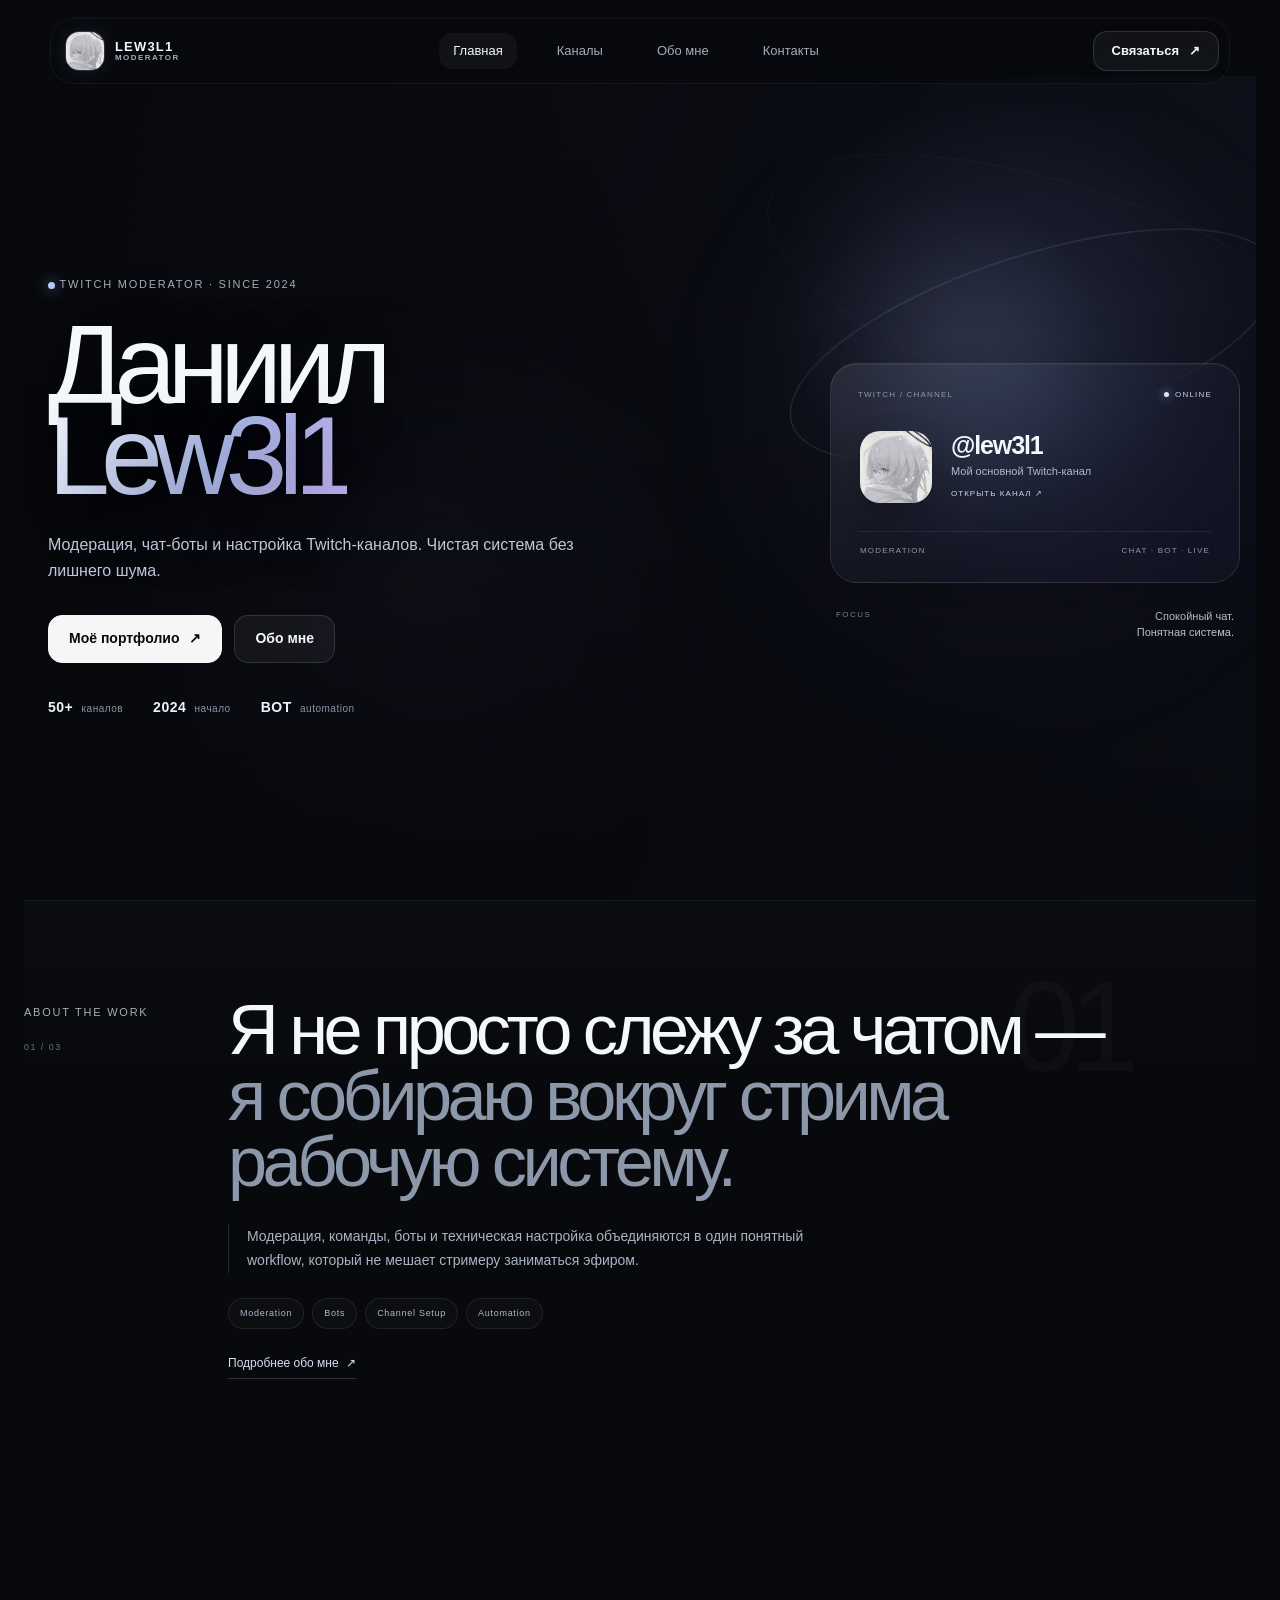
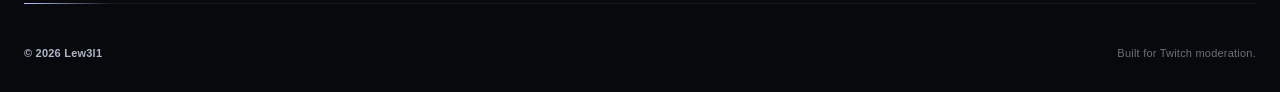
<file: index.html>
<!doctype html>
<html lang="ru">
<head>
<meta charset="utf-8"><meta name="viewport" content="width=device-width,initial-scale=1"><meta name="theme-color" content="#08090d"><meta name="description" content="Lew3l1 — Twitch-модератор, работа с чатами, ботами и настройкой каналов."><link rel="icon" type="image/jpeg" href="assets/about/profile-art.jpg"><link rel="apple-touch-icon" href="assets/about/profile-art.jpg"><title>Lew3l1 — Stream Moderator</title>
<link rel="stylesheet" href="css/variables.css"><link rel="stylesheet" href="css/base.css"><link rel="stylesheet" href="css/components.css"><link rel="stylesheet" href="css/pages.css"><link rel="stylesheet" href="css/responsive.css"><link rel="stylesheet" href="css/loader.css"><link rel="stylesheet" href="css/home.css">
</head>
<body class="site-shell home-page">
<div class="page-loader" id="pageLoader" role="status" aria-live="polite" aria-label="Загрузка страницы"><div class="loader-inner"><img class="loader-art" src="assets/loader.svg" alt="Lew3l1"><div class="loader-wordmark">LEW3L1</div><div class="loader-status">initializing portfolio</div><div class="loader-progress" aria-hidden="true"><span></span></div></div></div>
<header class="site-header floating-header" data-site-header><a class="brand brand-avatar" href="index.html" aria-label="Lew3l1 — главная"><span class="brand-avatar-wrap"><img src="assets/about/profile-art.jpg" alt="Lew3l1"></span><span class="brand-copy"><strong>LEW3L1</strong><small>MODERATOR</small></span></a><nav class="nav" aria-label="Основная навигация"><a class="nav-link is-active" href="index.html" aria-current="page">Главная</a><a class="nav-link" href="channels.html">Каналы</a><a class="nav-link" href="about.html">Обо мне</a><a class="nav-link" href="contact.html">Контакты</a></nav><a class="button button-small button-glass header-contact" href="contact.html">Связаться <span aria-hidden="true">↗</span></a></header>
<main>
<section class="home-hero page-container" data-reveal>
  <div class="home-visual" aria-hidden="true"><div class="home-glow"></div><div class="home-orbit home-orbit-a"></div><div class="home-orbit home-orbit-b"></div><div class="home-grid"></div></div>
  <div class="home-copy">
    <p class="eyebrow"><span class="status-dot"></span> Twitch moderator · since 2024</p>
    <h1>Даниил<br><span>Lew3l1</span></h1>
    <p class="home-lead">Модерация, чат-боты и настройка Twitch-каналов. Чистая система без лишнего шума.</p>
    <div class="hero-actions"><a class="button button-solid" href="channels.html">Моё портфолио <span aria-hidden="true">↗</span></a><a class="button button-glass" href="about.html">Обо мне</a></div>
    <div class="home-meta"><span><strong>50+</strong> каналов</span><span><strong>2024</strong> начало</span><span><strong>BOT</strong> automation</span></div>
  </div>
  <div class="home-side" data-parallax="0.08">
    <a class="twitch-mini-card" href="https://www.twitch.tv/lew3l1" target="_blank" rel="noreferrer" aria-label="Открыть Twitch-канал Lew3l1">
      <div class="twitch-mini-top"><span>TWITCH / CHANNEL</span><span class="twitch-live"><i></i> ONLINE</span></div>
      <div class="twitch-mini-main"><div class="twitch-mini-avatar"><img src="assets/about/profile-art.jpg" alt="Lew3l1"></div><div class="twitch-mini-copy"><strong>@lew3l1</strong><span>Мой основной Twitch-канал</span><small>Открыть канал ↗</small></div></div>
      <div class="twitch-mini-footer"><span>MODERATION</span><span>CHAT · BOT · LIVE</span></div>
    </a>
    <div class="home-side-note"><span>FOCUS</span><strong>Спокойный чат.<br>Понятная система.</strong></div>
  </div>
  <div class="home-scroll-note" aria-hidden="true">SCROLL <span></span></div>
</section>

<section class="home-intro page-container" data-reveal>
  <div class="home-intro-label"><p class="eyebrow">ABOUT THE WORK</p><span>01 / 03</span></div>
  <div class="home-intro-content">
    <h2>Я не просто слежу за чатом — <span>я собираю вокруг стрима рабочую систему.</span></h2>
    <p>Модерация, команды, боты и техническая настройка объединяются в один понятный workflow, который не мешает стримеру заниматься эфиром.</p>
    <div class="home-intro-tags"><span>Moderation</span><span>Bots</span><span>Channel Setup</span><span>Automation</span></div>
    <a class="text-link" href="about.html">Подробнее обо мне <span aria-hidden="true">↗</span></a>
  </div>
</section>
</main>
<button class="back-to-top" type="button" data-back-to-top aria-label="Вернуться наверх"><span>↑</span></button>
<footer class="site-footer page-container"><span>© 2026 Lew3l1</span><span>Built for Twitch moderation.</span></footer><script src="js/loader.js" defer></script><script src="js/app.js" defer></script>
</body></html>
</file>
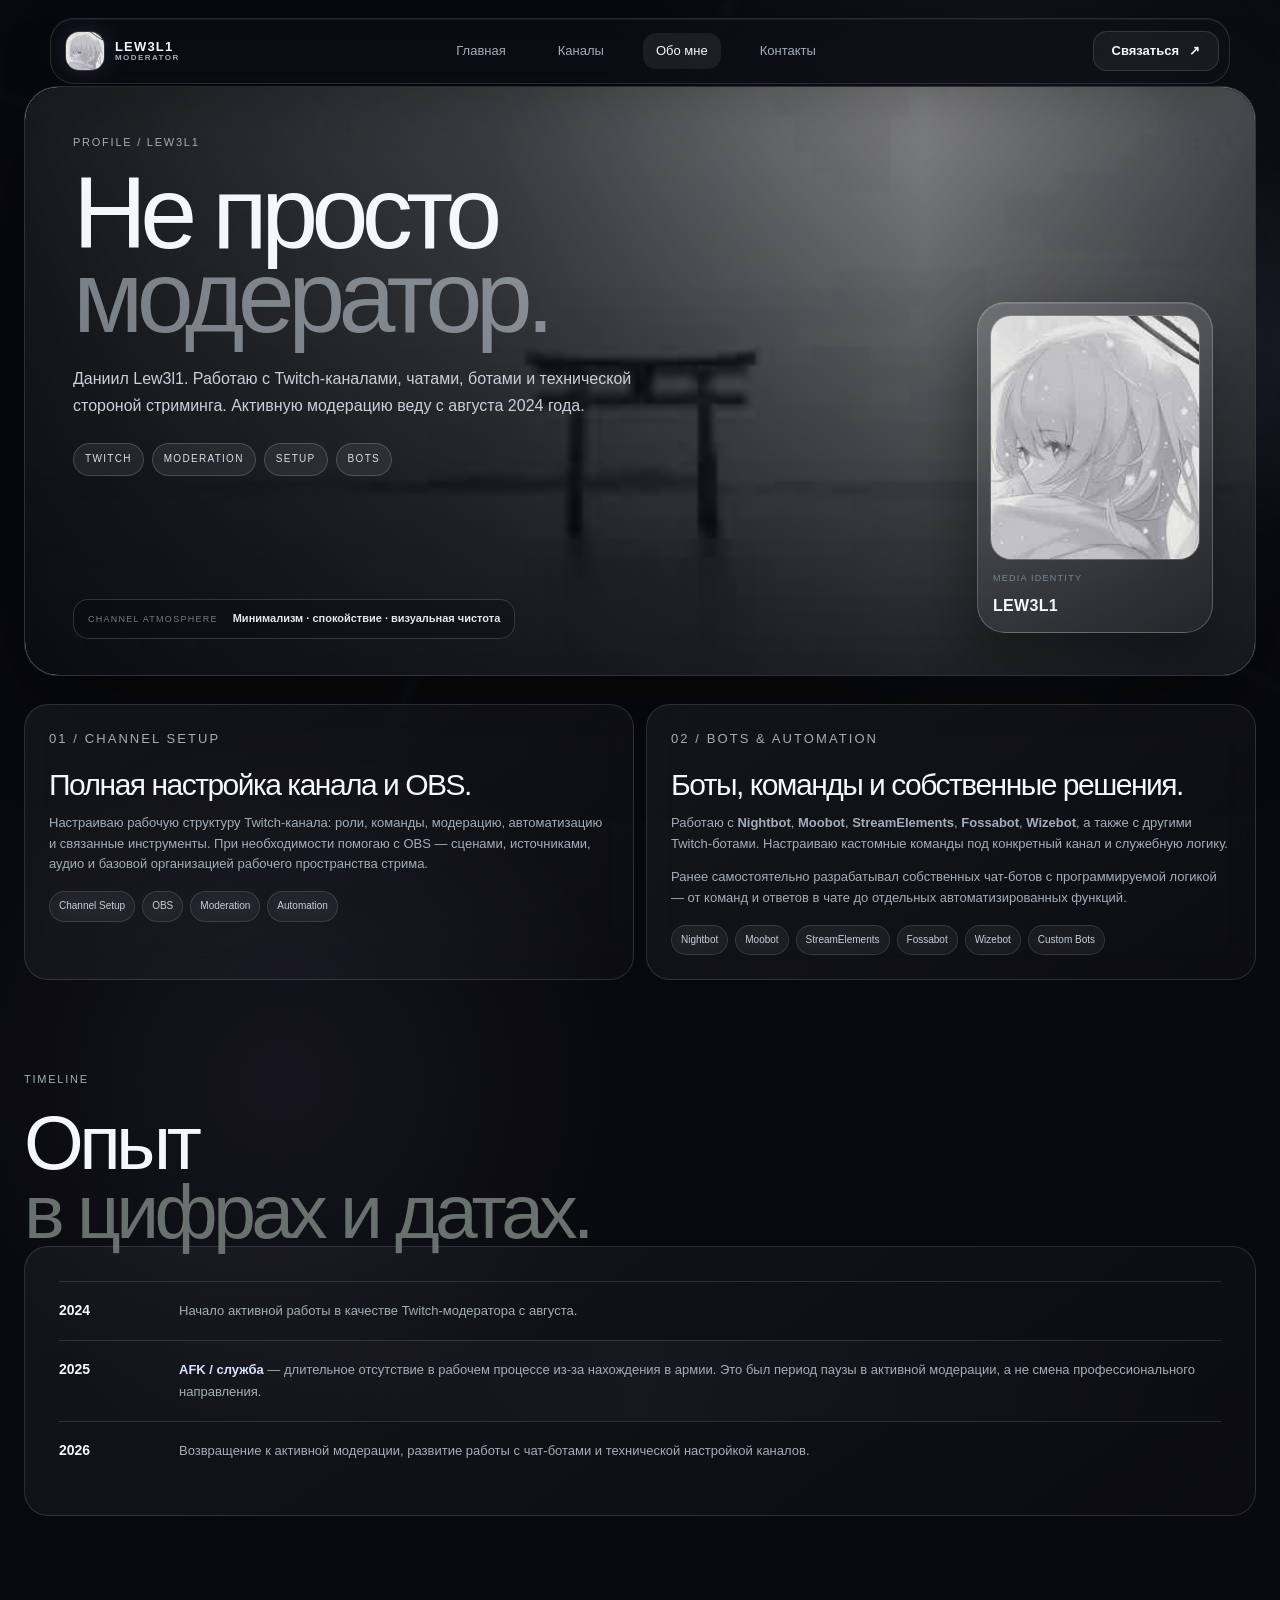
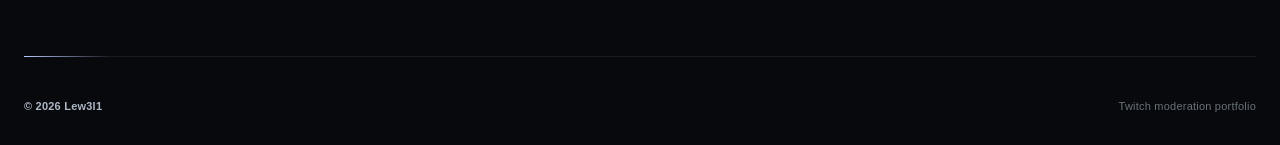
<file: about.html>
<!doctype html><html lang="ru"><head><meta charset="utf-8"><meta name="viewport" content="width=device-width,initial-scale=1"><meta name="description" content="О Данииле Lew3l1 — Twitch-модераторе, работающем с чатами, ботами и настройкой каналов."><link rel="icon" type="image/jpeg" href="assets/about/profile-art.jpg"><link rel="apple-touch-icon" href="assets/about/profile-art.jpg"><title>Обо мне — Lew3l1</title><link rel="stylesheet" href="css/variables.css"><link rel="stylesheet" href="css/base.css"><link rel="stylesheet" href="css/components.css"><link rel="stylesheet" href="css/pages.css"><link rel="stylesheet" href="css/responsive.css"><link rel="stylesheet" href="css/loader.css"></head><body class="about-page-shell"><div class="page-loader" id="pageLoader" role="status" aria-live="polite" aria-label="Загрузка страницы"><div class="loader-inner"><img class="loader-art" src="assets/loader.svg" alt="Lew3l1"><div class="loader-wordmark">LEW3L1</div><div class="loader-status">loading profile</div><div class="loader-progress" aria-hidden="true"><span></span></div></div></div><header class="site-header floating-header" data-site-header><a class="brand brand-avatar" href="index.html" aria-label="Lew3l1 — главная"><span class="brand-avatar-wrap"><img src="assets/about/profile-art.jpg" alt="Lew3l1"></span><span class="brand-copy"><strong>LEW3L1</strong><small>MODERATOR</small></span></a><nav class="nav" aria-label="Основная навигация"><a class="nav-link" href="index.html">Главная</a><a class="nav-link" href="channels.html">Каналы</a><a class="nav-link is-active" href="about.html" aria-current="page">Обо мне</a><a class="nav-link" href="contact.html">Контакты</a></nav><a class="button button-small button-glass header-contact" href="contact.html">Связаться <span aria-hidden="true">↗</span></a></header><main class="page-container about-page"><section class="about-hero-glass" data-reveal><img class="about-hero-bg" src="assets/about/torii-banner.jpg" alt="Минималистичный пейзаж с тории над водой" loading="eager"><div class="about-hero-overlay"></div><div class="about-hero-content"><p class="eyebrow">PROFILE / LEW3L1</p><h1>Не просто<br><span>модератор.</span></h1><p>Даниил Lew3l1. Работаю с Twitch-каналами, чатами, ботами и технической стороной стриминга. Активную модерацию веду с августа 2024 года.</p><div class="about-hero-tags"><span>TWITCH</span><span>MODERATION</span><span>SETUP</span><span>BOTS</span></div></div><div class="about-avatar-glass" data-parallax="0.18"><div class="about-avatar-ring"><img src="assets/about/profile-art.jpg" alt="Визуальный образ Lew3l1" loading="lazy"></div><div class="about-avatar-meta"><span class="meta-label">MEDIA IDENTITY</span><strong>LEW3L1</strong></div></div><div class="about-hero-caption"><span>CHANNEL ATMOSPHERE</span><strong>Минимализм · спокойствие · визуальная чистота</strong></div></section><section class="about-grid about-grid-compact"><article class="glass-block service-detail-card" data-reveal><p class="eyebrow">01 / CHANNEL SETUP</p><h2>Полная настройка канала и OBS.</h2><p>Настраиваю рабочую структуру Twitch-канала: роли, команды, модерацию, автоматизацию и связанные инструменты. При необходимости помогаю с OBS — сценами, источниками, аудио и базовой организацией рабочего пространства стрима.</p><div class="detail-tags"><span>Channel Setup</span><span>OBS</span><span>Moderation</span><span>Automation</span></div></article><article class="glass-block service-detail-card" data-reveal><p class="eyebrow">02 / BOTS & AUTOMATION</p><h2>Боты, команды и собственные решения.</h2><p>Работаю с <strong>Nightbot</strong>, <strong>Moobot</strong>, <strong>StreamElements</strong>, <strong>Fossabot</strong>, <strong>Wizebot</strong>, а также с другими Twitch-ботами. Настраиваю кастомные команды под конкретный канал и служебную логику.</p><p>Ранее самостоятельно разрабатывал собственных чат-ботов с программируемой логикой — от команд и ответов в чате до отдельных автоматизированных функций.</p><div class="detail-tags"><span>Nightbot</span><span>Moobot</span><span>StreamElements</span><span>Fossabot</span><span>Wizebot</span><span>Custom Bots</span></div></article></section><section class="services about-timeline-section"><div class="section-heading" data-reveal><p class="eyebrow">TIMELINE</p><h2>Опыт<br><span class="muted">в цифрах и датах.</span></h2></div><div class="glass-block timeline timeline-compact" data-reveal><div class="timeline-item"><strong>2024</strong><p>Начало активной работы в качестве Twitch-модератора с августа.</p></div><div class="timeline-item timeline-item-afk"><strong>2025</strong><p><b>AFK / служба</b> — длительное отсутствие в рабочем процессе из-за нахождения в армии. Это был период паузы в активной модерации, а не смена профессионального направления.</p></div><div class="timeline-item"><strong>2026</strong><p>Возвращение к активной модерации, развитие работы с чат-ботами и технической настройкой каналов.</p></div></div></section></main><button class="back-to-top" type="button" data-back-to-top aria-label="Вернуться наверх"><span>↑</span></button><footer class="site-footer page-container"><span>© 2026 Lew3l1</span><span>Twitch moderation portfolio</span></footer><script src="js/loader.js" defer></script><script src="js/app.js" defer></script></body></html>
</file>
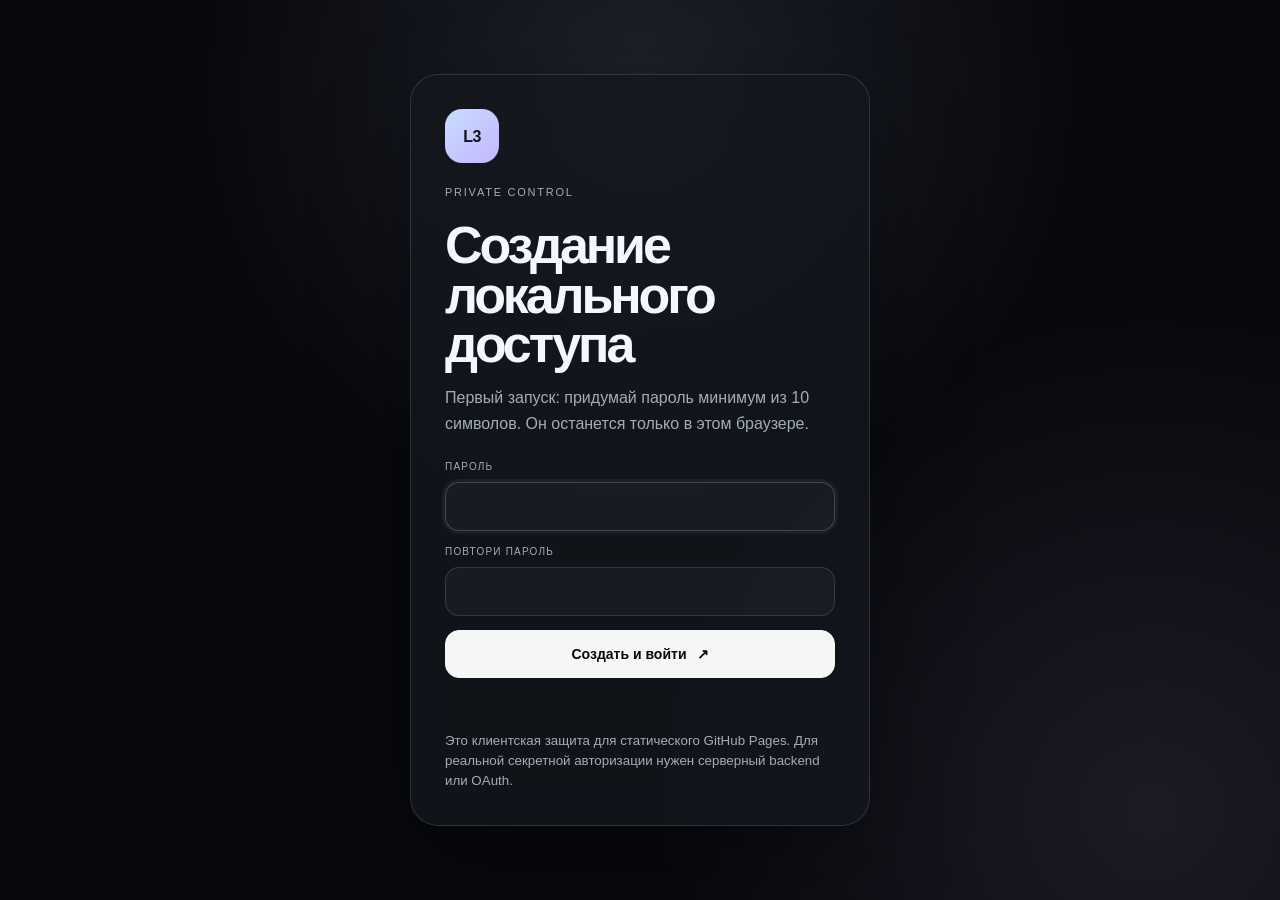
<file: admin.html>
<!doctype html><html lang="ru"><head><meta charset="utf-8"><meta name="viewport" content="width=device-width,initial-scale=1"><meta name="robots" content="noindex,nofollow,noarchive"><meta name="description" content="Закрытая админ-панель Lew3l1."><link rel="icon" type="image/jpeg" href="assets/about/profile-art.jpg"><link rel="apple-touch-icon" href="assets/about/profile-art.jpg"><title>Control — Lew3l1 Mods</title><link rel="stylesheet" href="css/variables.css"><link rel="stylesheet" href="css/base.css"><link rel="stylesheet" href="css/components.css"><link rel="stylesheet" href="css/pages.css"><link rel="stylesheet" href="css/responsive.css"><link rel="stylesheet" href="css/loader.css"><link rel="stylesheet" href="css/admin.css"></head><body><div class="page-loader" id="pageLoader" role="status" aria-live="polite" aria-label="Загрузка страницы"><div class="loader-inner"><img class="loader-art" src="assets/loader.svg" alt="Lew3l1"><div class="loader-wordmark">LEW3L1</div><div class="loader-status">secure admin area</div><div class="loader-progress" aria-hidden="true"><span></span></div></div></div><div id="authGate" class="auth-gate"><div class="auth-card"><div class="auth-mark" aria-hidden="true">L3</div><p class="eyebrow">PRIVATE CONTROL</p><h1 id="authTitle">Вход в control panel</h1><p id="authSubtitle">Админ-панель не связана с публичной навигацией. Введи свой пароль.</p><form id="authForm" class="auth-form"><label class="field"><span>Пароль</span><input id="authPassword" type="password" autocomplete="current-password" minlength="10" required></label><label id="authConfirmWrap" class="field" hidden><span>Повтори пароль</span><input id="authConfirm" type="password" autocomplete="new-password" minlength="10"></label><button class="button button-solid" type="submit"><span id="authSubmitText">Войти</span> <span aria-hidden="true">↗</span></button></form><p id="authMessage" class="auth-message" aria-live="polite"></p><small class="auth-note">Это клиентская защита для статического GitHub Pages. Для реальной секретной авторизации нужен серверный backend или OAuth.</small></div></div><div id="adminApp" hidden><header class="site-header floating-header admin-header" data-site-header><a class="brand brand-avatar" href="index.html" aria-label="Lew3l1 — главная"><span class="brand-avatar-wrap"><img src="assets/about/profile-art.jpg" alt="Lew3l1"></span><span class="brand-copy"><strong>LEW3L1</strong><small>CONTROL</small></span></a><div class="admin-actions"><button class="button button-glass" id="importButton" type="button">Импорт JSON</button><button class="button button-glass" id="verifyAllButton" type="button">Проверить Twitch</button><button class="button button-solid" id="exportButton" type="button">Экспорт JSON</button><button class="button button-small button-glass" id="logoutButton" type="button">Выйти</button><a class="button button-small button-glass" href="index.html">На сайт</a></div><input id="importFile" type="file" accept="application/json,.json" hidden></header><main class="page-container admin-page"><section class="page-hero admin-hero" data-reveal><p class="eyebrow">PRIVATE CMS / TWITCH VERIFICATION</p><h1>Управляй<br><span class="muted">портфолио.</span></h1><p>Редактируй карточки, статусы работы, причины завершения и визуальные данные. Проверяй, существует ли Twitch username, обновляй avatar напрямую из Twitch-источника и экспортируй готовую базу.</p></section><section class="admin-toolbar" aria-label="Управление базой"><div class="admin-summary"><strong id="adminCount">0</strong><span>записей</span><strong id="adminValid">0</strong><span>проверено Twitch</span><strong id="adminDirty">0</strong><span>изменено</span></div><div class="admin-toolbar-actions"><button class="filter-button is-active" id="addButton" type="button">+ Новый канал</button><button class="filter-button" id="resetButton" type="button">Сбросить черновики</button></div></section><section class="admin-layout"><aside class="admin-list-panel" aria-label="Список каналов"><label class="search-wrap" for="adminSearch"><span class="sr-only">Поиск каналов</span><input class="search" id="adminSearch" type="search" placeholder="Поиск username…" autocomplete="off"></label><div id="adminList" class="admin-list" aria-live="polite"></div></aside><section class="admin-editor" aria-label="Редактор карточки"><div id="emptyEditor" class="empty-state"><strong>Выбери канал</strong><span>Или создай новую карточку.</span></div><form id="editorForm" hidden><div class="editor-topline"><div><p class="eyebrow">CHANNEL PROFILE</p><h2 id="editorTitle">@username</h2></div><button class="danger-button" id="deleteButton" type="button">Удалить</button></div><div id="twitchStatusBox" class="verify-box" aria-live="polite"><div><span class="verify-label">TWITCH CHECK</span><strong id="twitchStatusText">Не проверено</strong></div><button class="filter-button" id="verifyButton" type="button">Проверить username</button></div><div class="editor-grid"><label class="field"><span>Username *</span><input id="fieldUsername" name="username" required autocomplete="off"></label><label class="field"><span>Display name</span><input id="fieldDisplayName" name="displayName" autocomplete="off"></label><label class="field"><span>Год начала *</span><input id="fieldYear" name="year" inputmode="numeric" pattern="\\d{4}" required></label><label class="field"><span>Точная дата начала</span><input id="fieldStarted" name="started" type="date"></label><label class="field"><span>Роль</span><input id="fieldRole" name="role" value="Moderator"></label><label class="field"><span>Платформа</span><input id="fieldPlatform" name="platform" value="Twitch"></label><label class="field field-wide"><span>Статус моей работы</span><select id="fieldStatus" name="status"><option value="active">ACTIVE — работаю сейчас</option><option value="former_self">FORMER — снялся по своим причинам</option><option value="former_inactive">FORMER — сняли за инактив</option><option value="former">FORMER — причина не указана</option><option value="needs-confirmation">VERIFY — требуется подтверждение</option></select></label><label class="field"><span>Дата окончания</span><input id="fieldEnded" name="ended" type="date"></label><label class="field field-wide"><span>Причина завершения</span><input id="fieldEndReason" name="endReason" placeholder="Снялся по своим причинам с поста модератора / Сняли за инактив"></label><label class="field field-wide"><span>Описание стримера</span><textarea id="fieldDescription" name="description" rows="5" placeholder="Кратко: кто это, формат контента, особенности канала…"></textarea></label><label class="field field-wide"><span>Аватар</span><input id="fieldAvatar" name="avatar" placeholder="После проверки Twitch URL заполнится автоматически"></label><label class="field field-wide"><span>Twitch URL</span><input id="fieldUrl" name="url" placeholder="https://twitch.tv/username" inputmode="url"></label></div><div class="editor-services"><span>НАПРАВЛЕНИЯ РАБОТЫ</span><label><input type="checkbox" value="Moderation" data-service> Moderation</label><label><input type="checkbox" value="Chat Bot" data-service> Chat Bot</label><label><input type="checkbox" value="Channel Setup" data-service> Channel Setup</label><label><input type="checkbox" value="Automation" data-service> Automation</label></div><div class="editor-footer"><span id="editorHint">Изменения автоматически сохраняются в черновик браузера.</span><button class="button button-solid" type="submit">Сохранить карточку</button></div></form></section></section></main><button class="back-to-top" type="button" data-back-to-top aria-label="Вернуться наверх"><span>↑</span></button><footer class="site-footer page-container"><span>Private CMS</span><span>Проверка Twitch · редактирование · экспорт JSON</span></footer></div><script src="js/loader.js" defer></script><script src="js/admin-auth.js" defer></script><script src="js/admin.js" defer></script><script src="js/app.js" defer></script></body></html>
</file>
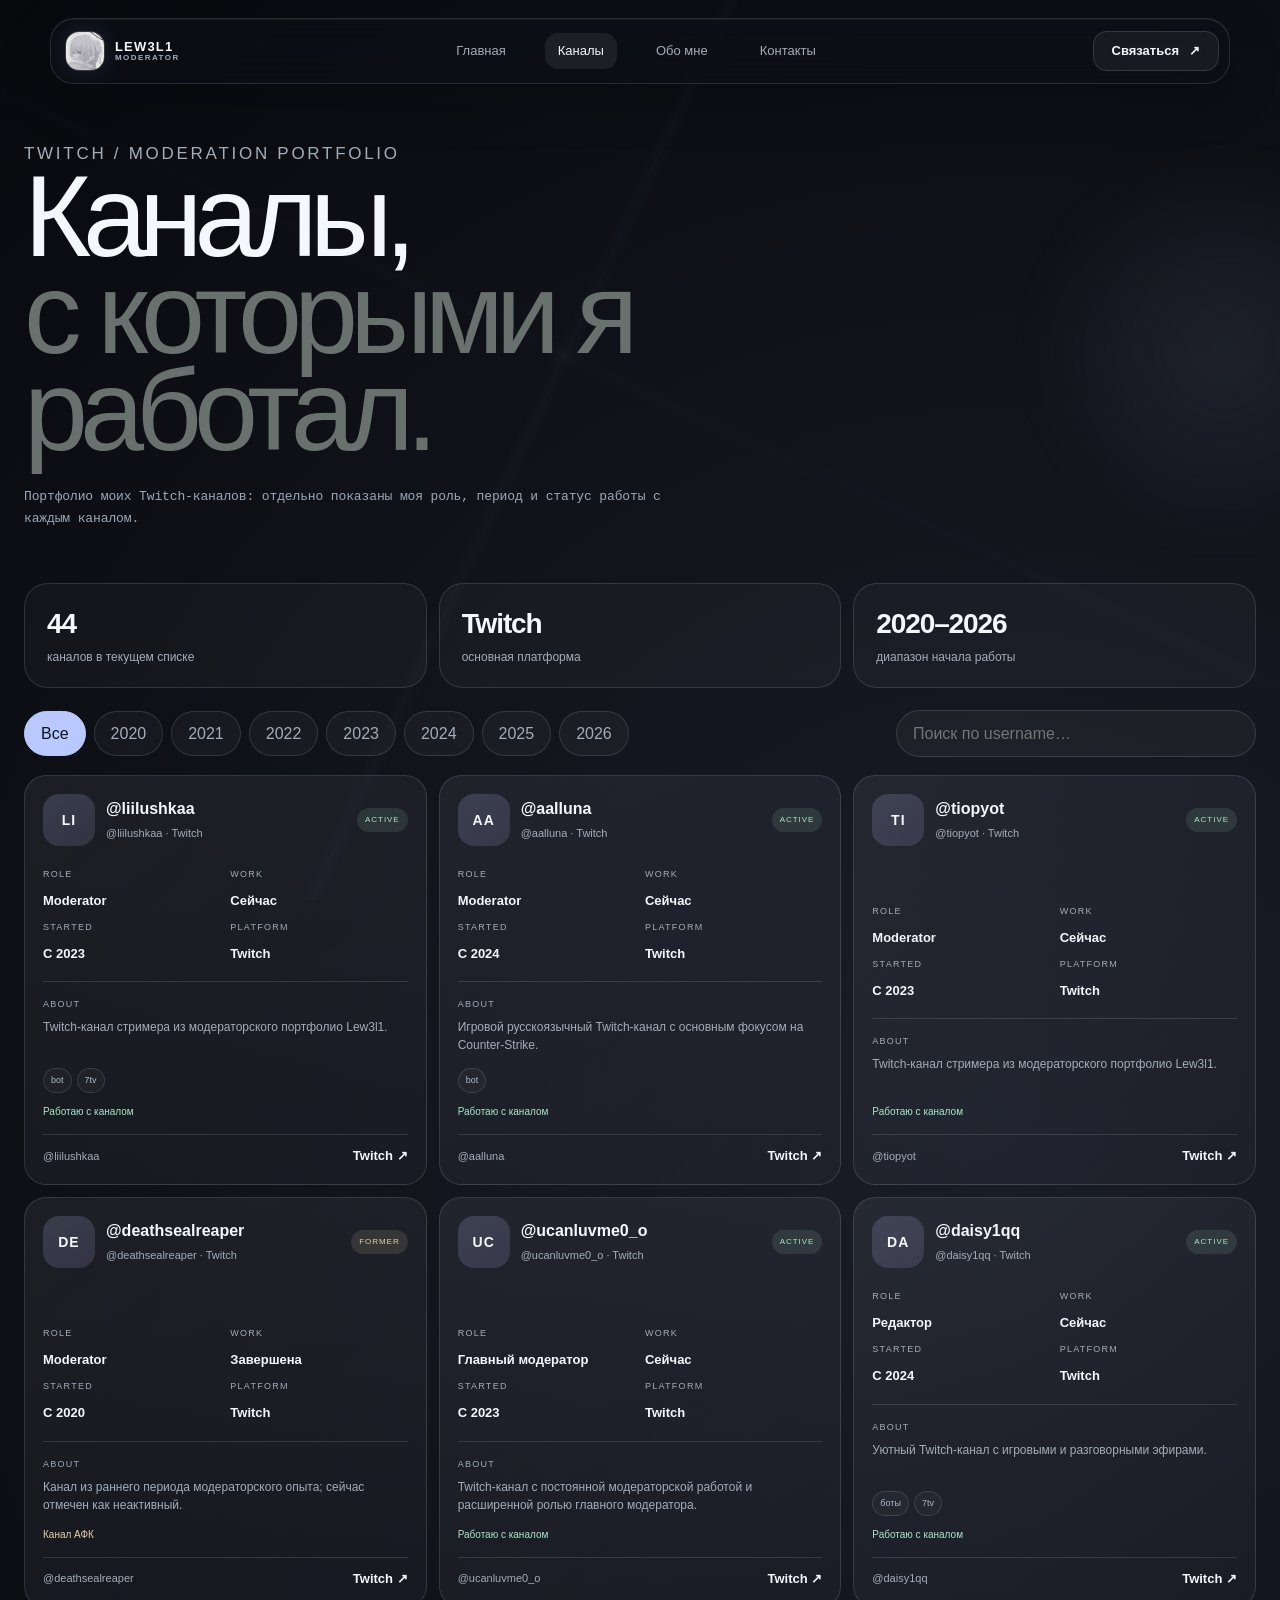
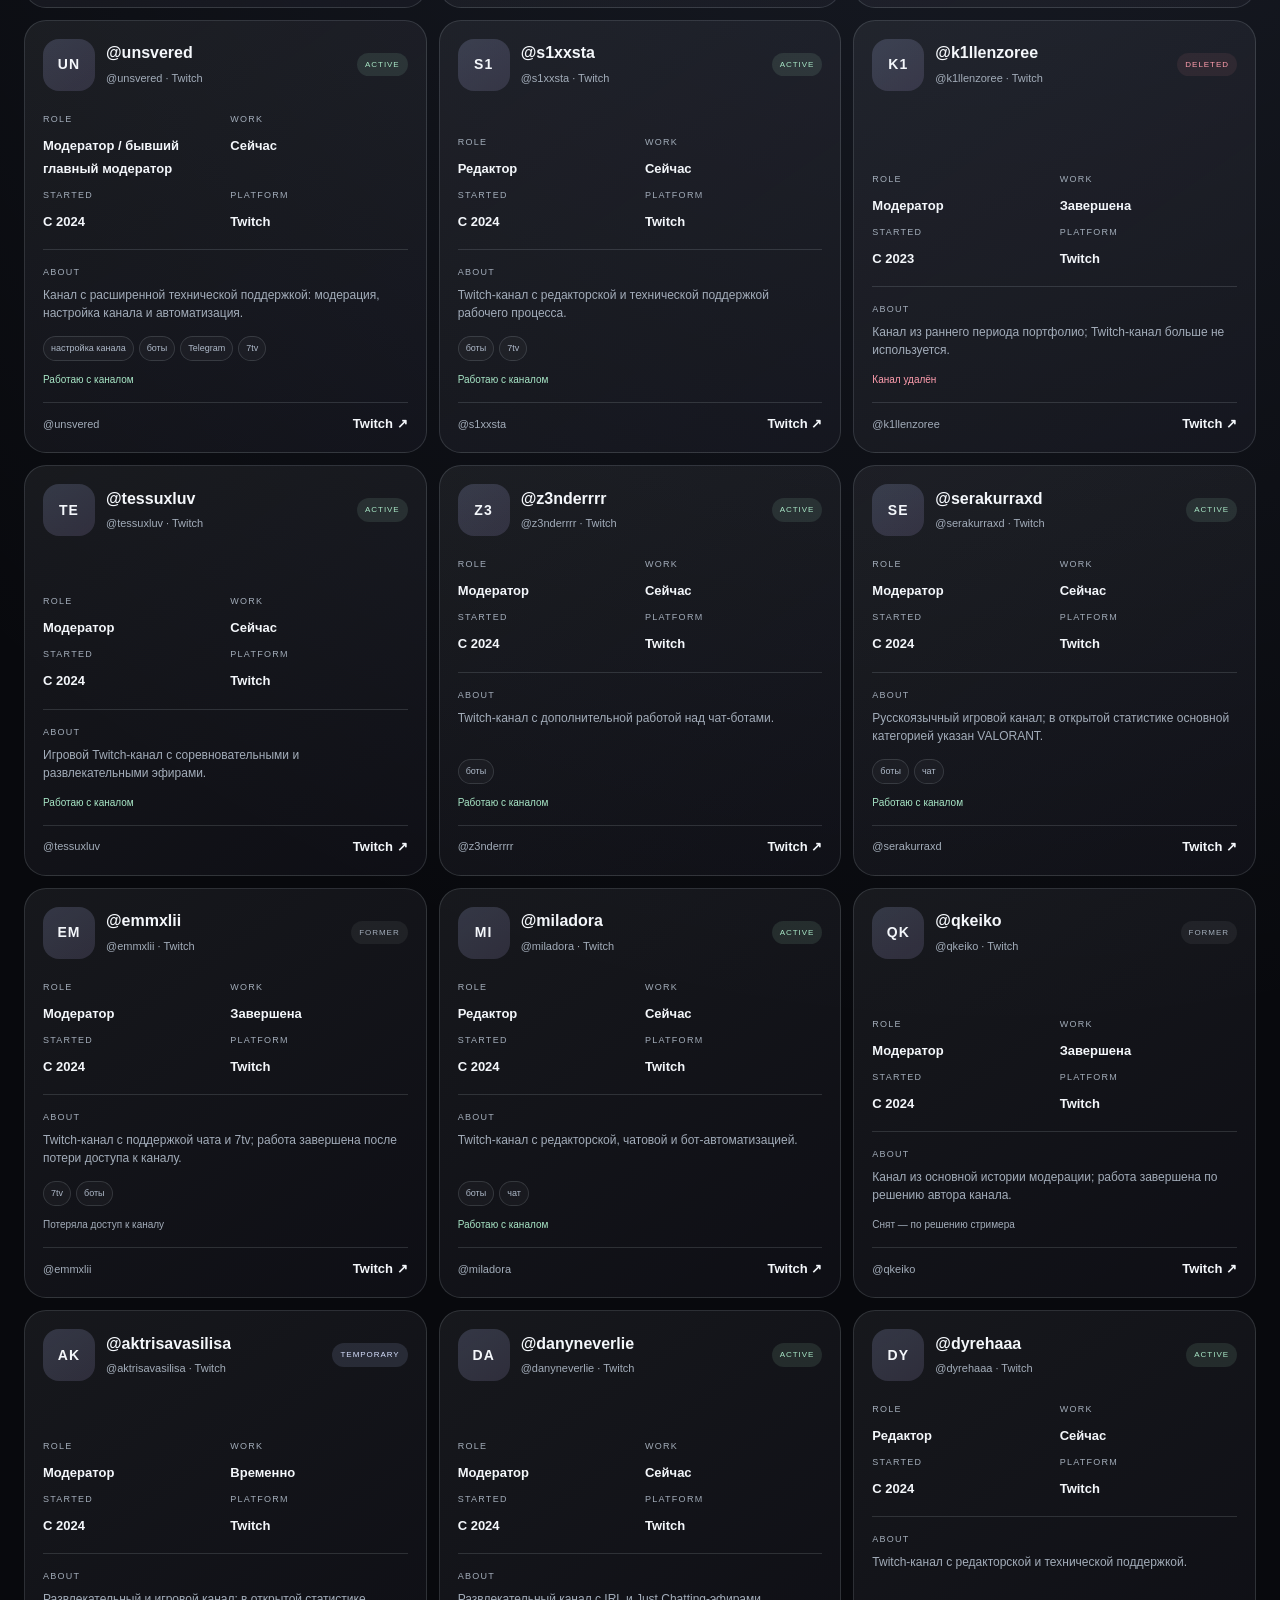
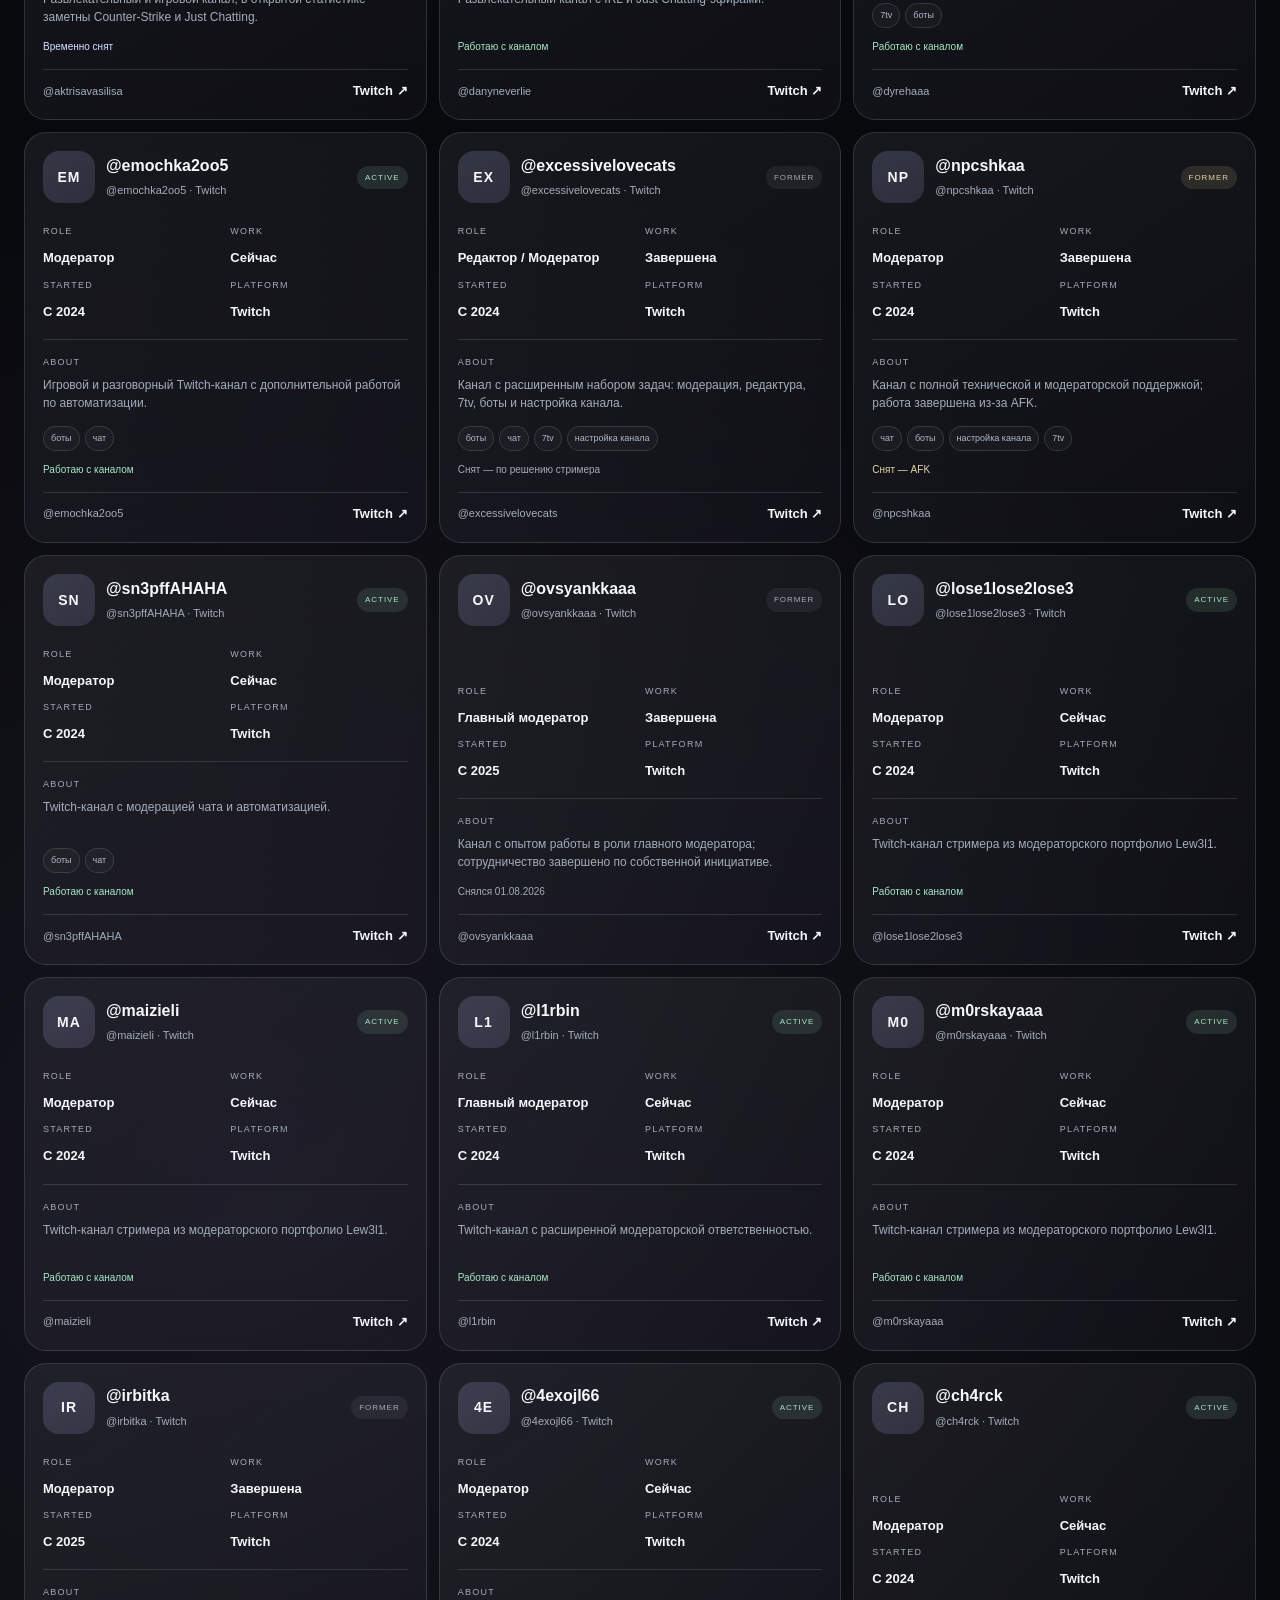
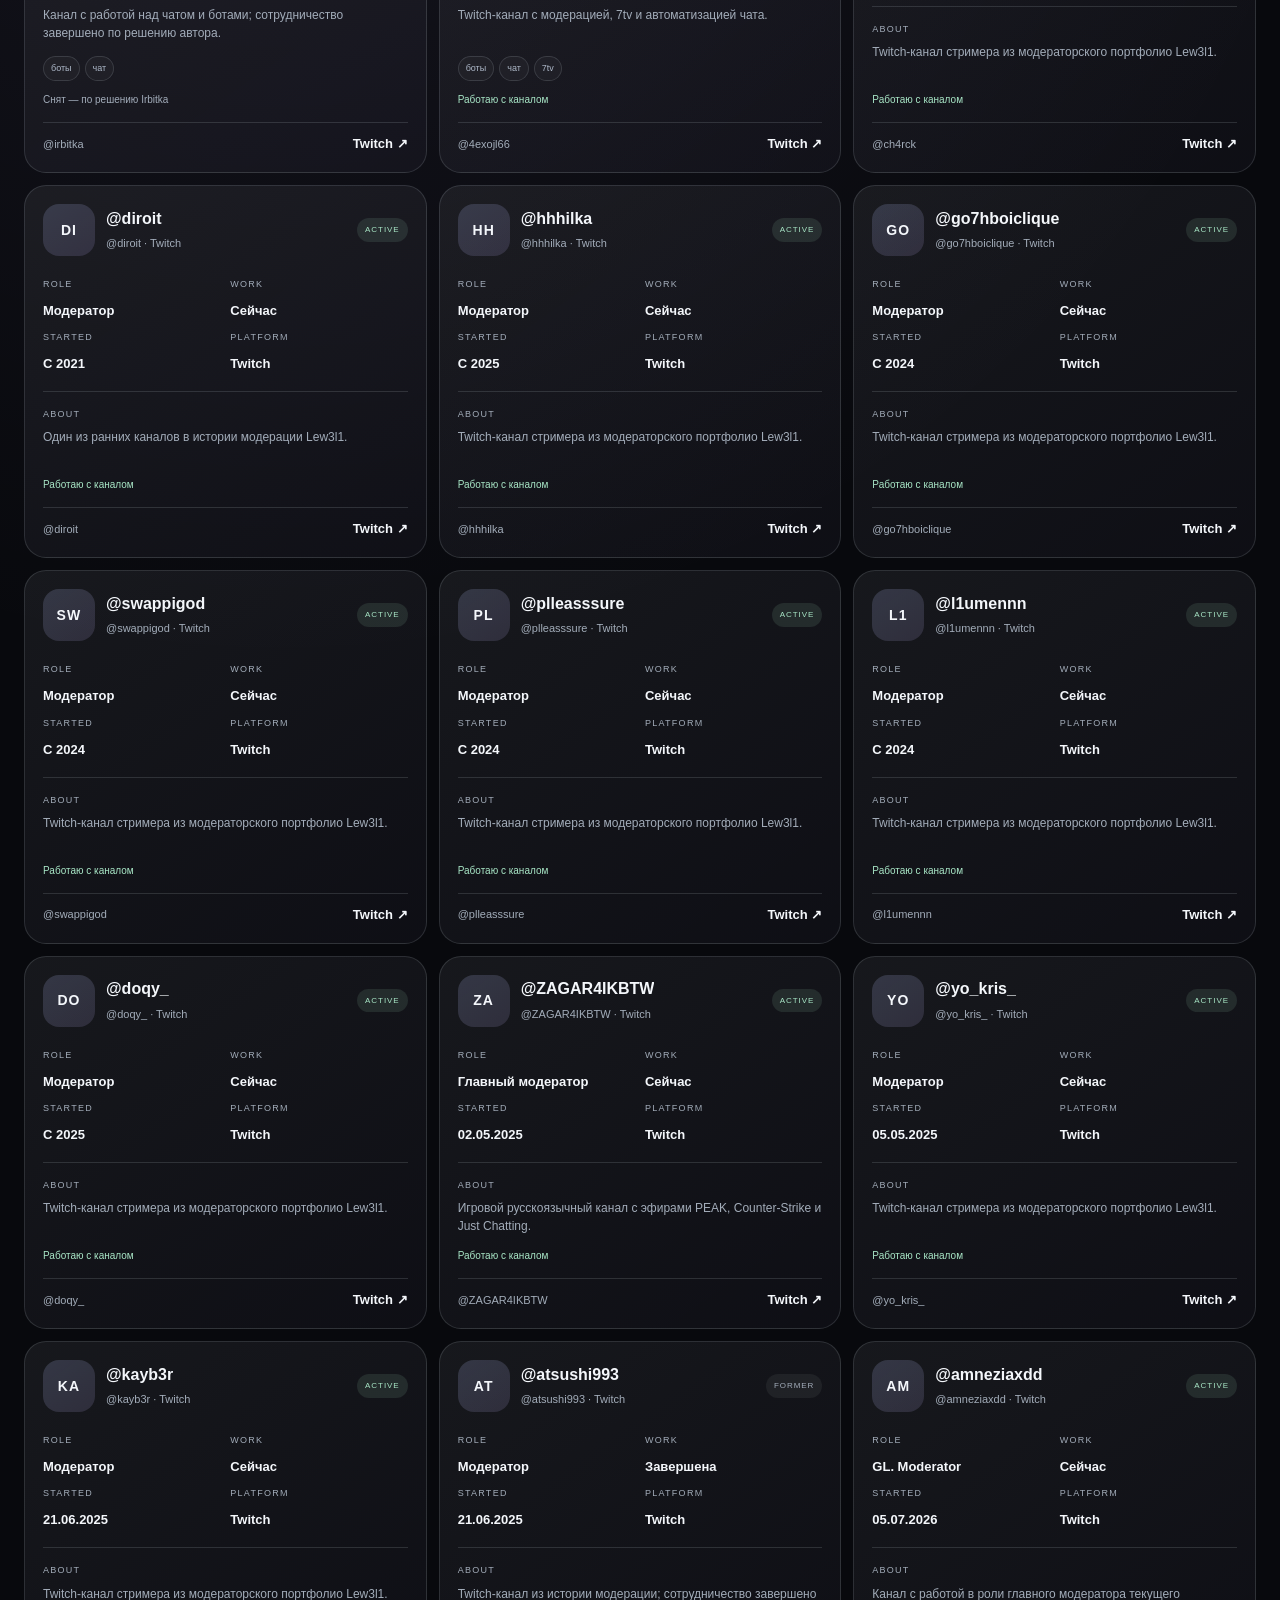
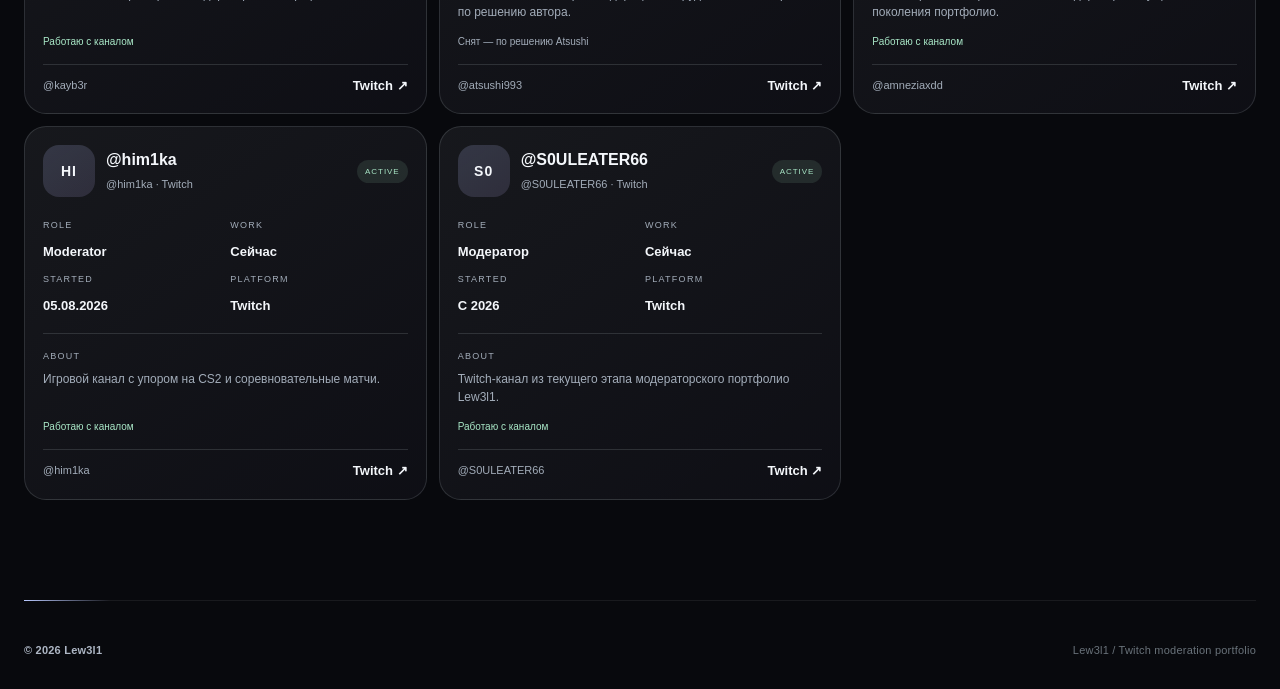
<file: channels.html>
<!doctype html><html lang="ru"><head><meta charset="utf-8"><meta name="viewport" content="width=device-width,initial-scale=1"><meta name="description" content="Портфолио Twitch-каналов Lew3l1 — модерация, чат-боты и настройка каналов."><link rel="icon" type="image/jpeg" href="assets/about/profile-art.jpg"><link rel="apple-touch-icon" href="assets/about/profile-art.jpg"><title>Каналы — Lew3l1</title><link rel="stylesheet" href="css/variables.css"><link rel="stylesheet" href="css/base.css"><link rel="stylesheet" href="css/components.css"><link rel="stylesheet" href="css/pages.css"><link rel="stylesheet" href="css/channels.css"><link rel="stylesheet" href="css/responsive.css"><link rel="stylesheet" href="css/loader.css"></head><body class="channels-page-shell"><div class="page-loader" id="pageLoader" role="status" aria-live="polite" aria-label="Загрузка страницы"><div class="loader-inner"><img class="loader-art" src="assets/loader.svg" alt="Lew3l1"><div class="loader-wordmark">LEW3L1</div><div class="loader-status">loading channels</div><div class="loader-progress" aria-hidden="true"><span></span></div></div></div><header class="site-header floating-header" data-site-header><a class="brand brand-avatar" href="index.html" aria-label="Lew3l1 — главная"><span class="brand-avatar-wrap"><img src="assets/about/profile-art.jpg" alt="Lew3l1"></span><span class="brand-copy"><strong>LEW3L1</strong><small>MODERATOR</small></span></a><nav class="nav" aria-label="Основная навигация"><a class="nav-link" href="index.html">Главная</a><a class="nav-link is-active" href="channels.html" aria-current="page">Каналы</a><a class="nav-link" href="about.html">Обо мне</a><a class="nav-link" href="contact.html">Контакты</a></nav><a class="button button-small button-glass header-contact" href="contact.html">Связаться <span aria-hidden="true">↗</span></a></header><main class="page-container channels-page"><section class="page-hero" data-reveal><p class="eyebrow">TWITCH / MODERATION PORTFOLIO</p><h1>Каналы,<br><span class="muted">с которыми я работал.</span></h1><p>Портфолио моих Twitch-каналов: отдельно показаны моя роль, период и статус работы с каждым каналом.</p></section><section class="portfolio-overview" aria-label="Статистика портфолио" data-reveal><div><strong id="channelTotal">45</strong><span>каналов в текущем списке</span></div><div><strong>Twitch</strong><span>основная платформа</span></div><div><strong id="channelYears">2020–2026</strong><span>диапазон начала работы</span></div></section><section class="channel-toolbar" aria-label="Фильтры каналов" data-reveal><div class="filter-row" role="group" aria-label="Фильтр по году"><button class="filter-button is-active" type="button" aria-pressed="true" data-filter="all">Все</button><button class="filter-button" type="button" aria-pressed="false" data-filter="2020">2020</button><button class="filter-button" type="button" aria-pressed="false" data-filter="2021">2021</button><button class="filter-button" type="button" aria-pressed="false" data-filter="2022">2022</button><button class="filter-button" type="button" aria-pressed="false" data-filter="2023">2023</button><button class="filter-button" type="button" aria-pressed="false" data-filter="2024">2024</button><button class="filter-button" type="button" aria-pressed="false" data-filter="2025">2025</button><button class="filter-button" type="button" aria-pressed="false" data-filter="2026">2026</button></div><label class="search-wrap" for="channelSearch"><input class="search" type="search" id="channelSearch" autocomplete="off" placeholder="Поиск по username…"></label></section><section class="channel-grid" id="channelGrid" aria-live="polite" aria-busy="true"></section></main><button class="back-to-top" type="button" data-back-to-top aria-label="Вернуться наверх"><span>↑</span></button><footer class="site-footer page-container"><span>© 2026 Lew3l1</span><span>Lew3l1 / Twitch moderation portfolio</span></footer><script src="js/loader.js" defer></script><script src="js/app.js" defer></script><script src="js/channels.js" defer></script></body></html>
</file>
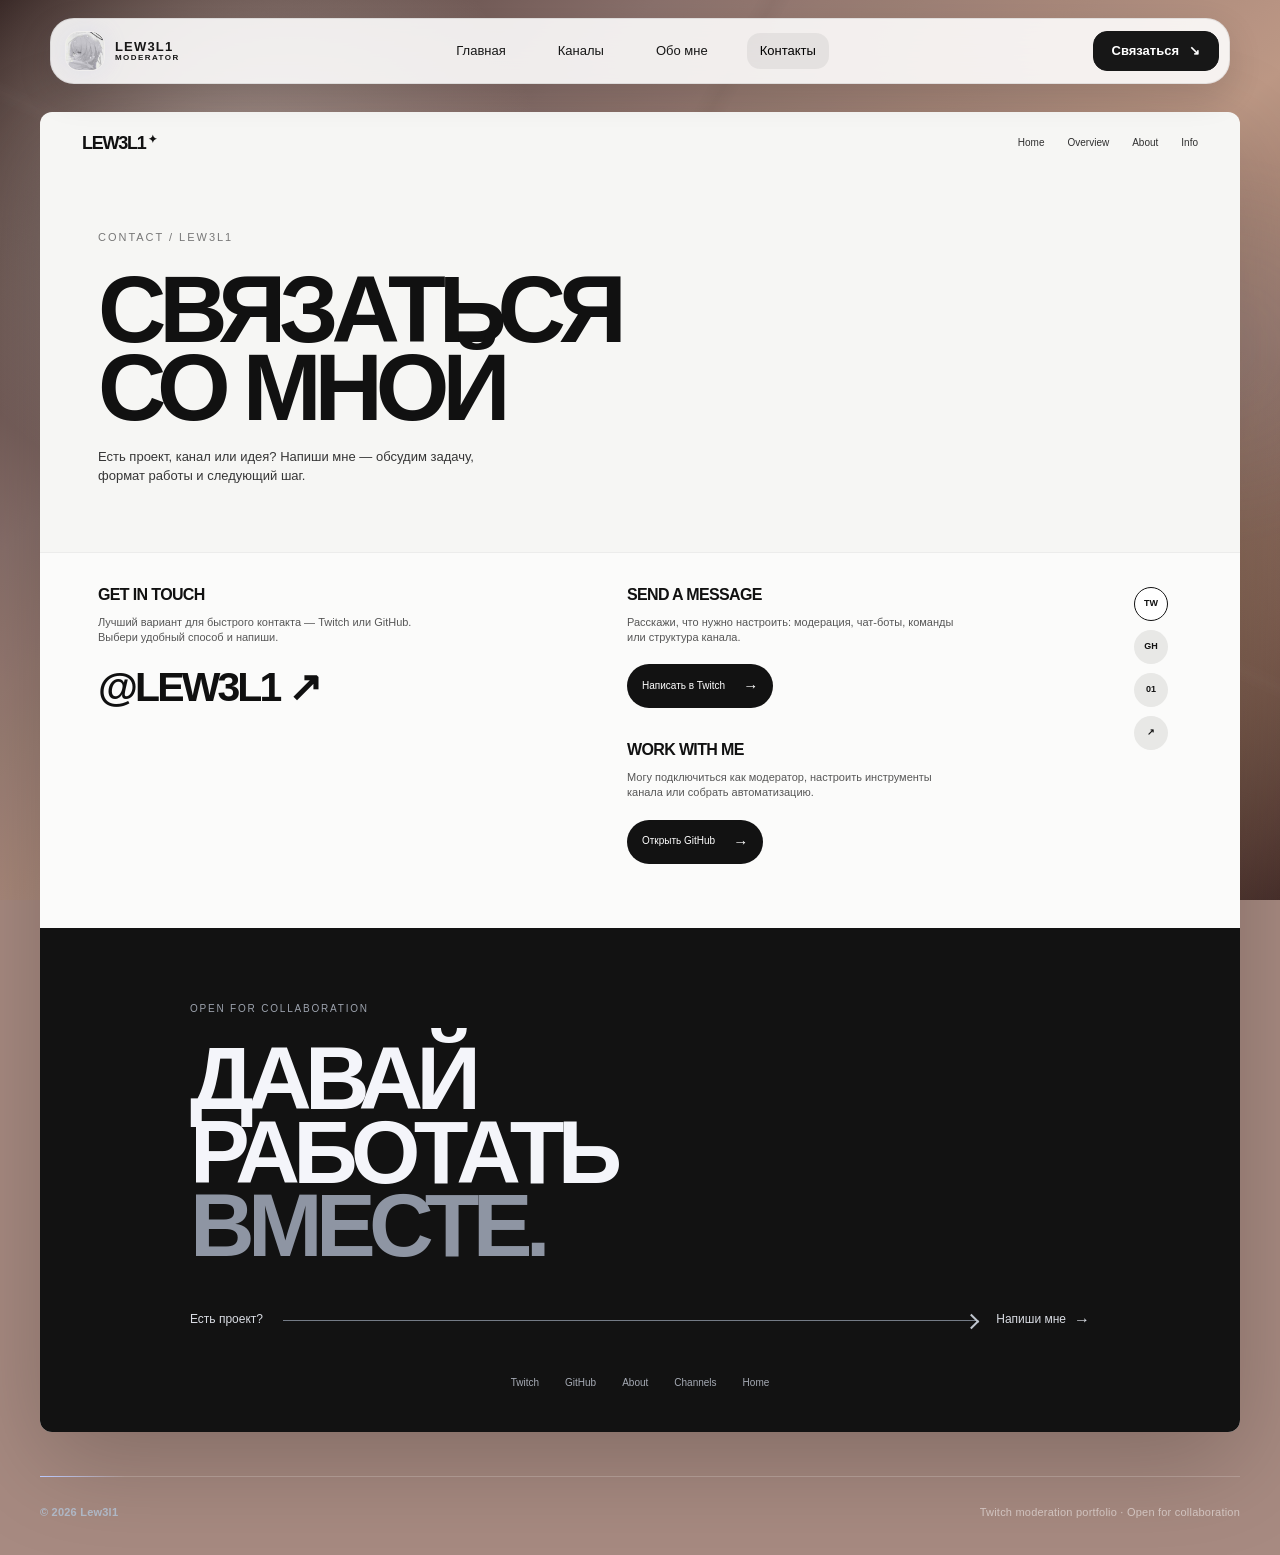
<file: contact.html>
<!doctype html><html lang="ru"><head><meta charset="utf-8"><meta name="viewport" content="width=device-width,initial-scale=1"><meta name="description" content="Контакты Lew3l1 — Twitch-модератор."><link rel="icon" type="image/jpeg" href="assets/about/profile-art.jpg"><link rel="apple-touch-icon" href="assets/about/profile-art.jpg"><title>Контакты — Lew3l1</title><link rel="stylesheet" href="css/variables.css"><link rel="stylesheet" href="css/base.css"><link rel="stylesheet" href="css/components.css"><link rel="stylesheet" href="css/pages.css"><link rel="stylesheet" href="css/responsive.css"><link rel="stylesheet" href="css/loader.css"></head><body class="contact-page-shell"><div class="page-loader" id="pageLoader" role="status" aria-live="polite" aria-label="Загрузка страницы"><div class="loader-inner"><div class="loader-wings" aria-hidden="true"><span></span><span></span></div><div class="loader-wordmark">LEW3L1</div></div></div><header class="site-header floating-header" data-site-header><a class="brand brand-avatar" href="index.html" aria-label="Lew3l1 — главная"><span class="brand-avatar-wrap"><img src="assets/about/profile-art.jpg" alt="Lew3l1"></span><span class="brand-copy"><strong>LEW3L1</strong><small>MODERATOR</small></span></a><nav class="nav" aria-label="Основная навигация"><a class="nav-link" href="index.html">Главная</a><a class="nav-link" href="channels.html">Каналы</a><a class="nav-link" href="about.html">Обо мне</a><a class="nav-link is-active" href="contact.html" aria-current="page">Контакты</a></nav><a class="button button-small button-glass header-contact" href="#contact-start">Связаться <span aria-hidden="true">↘</span></a></header><main class="contact-page" id="contact-start"><section class="contact-shell" data-reveal><div class="contact-topbar"><a class="contact-logo" href="index.html">LEW3L1<span>✦</span></a><nav class="contact-mini-nav" aria-label="Навигация контактов"><a href="index.html">Home</a><a href="channels.html">Overview</a><a href="about.html">About</a><a href="#contact-start">Info</a></nav></div><section class="contact-intro"><p class="eyebrow">CONTACT / LEW3L1</p><h1>СВЯЗАТЬСЯ<br>СО МНОЙ</h1><p>Есть проект, канал или идея? Напиши мне — обсудим задачу, формат работы и следующий шаг.</p></section><section class="contact-work"><div class="contact-work-main"><div class="contact-column"><p class="contact-kicker">GET IN TOUCH</p><p class="contact-muted">Лучший вариант для быстрого контакта — Twitch или GitHub. Выбери удобный способ и напиши.</p><a class="contact-email" href="https://www.twitch.tv/lew3l1" target="_blank" rel="noreferrer">@LEW3L1 ↗</a></div><div class="contact-column contact-actions"><div><p class="contact-kicker">SEND A MESSAGE</p><p class="contact-muted">Расскажи, что нужно настроить: модерация, чат-боты, команды или структура канала.</p><a class="contact-pill" href="https://www.twitch.tv/lew3l1" target="_blank" rel="noreferrer">Написать в Twitch <span>→</span></a></div><div><p class="contact-kicker">WORK WITH ME</p><p class="contact-muted">Могу подключиться как модератор, настроить инструменты канала или собрать автоматизацию.</p><a class="contact-pill contact-pill-dark" href="https://github.com/lew3l1" target="_blank" rel="noreferrer">Открыть GitHub <span>→</span></a></div></div></div><div class="contact-socials" aria-label="Социальные ссылки"><a href="https://www.twitch.tv/lew3l1" target="_blank" rel="noreferrer" aria-label="Twitch">TW</a><a href="https://github.com/lew3l1" target="_blank" rel="noreferrer" aria-label="GitHub">GH</a><a href="about.html" aria-label="Обо мне">01</a><a href="channels.html" aria-label="Каналы">↗</a></div></section><section class="contact-cta"><div class="contact-cta-inner"><p class="contact-cta-label">OPEN FOR COLLABORATION</p><h2>ДАВАЙ<br>РАБОТАТЬ<br><span>ВМЕСТЕ.</span></h2><div class="contact-cta-line"><span>Есть проект?</span><i></i><a href="https://www.twitch.tv/lew3l1" target="_blank" rel="noreferrer">Напиши мне <b>→</b></a></div><div class="contact-links"><a href="https://www.twitch.tv/lew3l1" target="_blank" rel="noreferrer">Twitch</a><a href="https://github.com/lew3l1" target="_blank" rel="noreferrer">GitHub</a><a href="about.html">About</a><a href="channels.html">Channels</a><a href="index.html">Home</a></div></div></section></section></main><button class="back-to-top" type="button" data-back-to-top aria-label="Вернуться наверх"><span>↑</span></button><footer class="site-footer contact-footer page-container"><span>© 2026 Lew3l1</span><span>Twitch moderation portfolio · Open for collaboration</span></footer><script src="js/loader.js" defer></script><script src="js/app.js" defer></script></body></html>
</file>
<file: css/variables.css>
:root {
  color-scheme: dark;
  --bg: #08090d;
  --bg-elevated: #0e1017;
  --surface: rgba(236, 241, 248, .055);
  --surface-strong: rgba(236, 241, 248, .095);
  --line: rgba(220, 230, 242, .14);
  --line-strong: rgba(220, 230, 242, .22);
  --text: #f4f7fb;
  --muted: #a3adba;
  --accent: #b9c9ff;
  --accent-strong: #d8e1ff;
  --accent-soft: rgba(185, 201, 255, .13);
  --accent-2: #c8b7ff;
  --accent-2-soft: rgba(200, 183, 255, .12);
  --success: #a9e7c7;
  --success-soft: rgba(169, 231, 199, .11);
  --warning: #e3d5a6;
  --warning-soft: rgba(227, 213, 166, .12);
  --danger: #ff879b;
  --max: 1240px;
  --radius-xl: 32px;
  --radius-lg: 24px;
  --radius-md: 18px;
  --ease: cubic-bezier(.22,1,.36,1);
}
</file>
<file: css/base.css>
*{box-sizing:border-box}html{scroll-behavior:smooth;overflow-x:hidden}body{margin:0;background:radial-gradient(circle at 78% 18%,rgba(184,201,255,.07),transparent 28%),var(--bg);color:var(--text);font-family:-apple-system,BlinkMacSystemFont,"SF Pro Display","Segoe UI",sans-serif;line-height:1.45;-webkit-font-smoothing:antialiased;overflow-x:hidden;max-width:100vw}a{color:inherit;text-decoration:none}button,input{font:inherit}.page-container{width:min(calc(100% - 48px),var(--max));margin-inline:auto}.site-shell{min-height:100vh;overflow-x:hidden}.site-header{position:relative;z-index:5;width:min(calc(100% - 48px),var(--max));margin:18px auto 0;display:flex;align-items:center;gap:28px}.brand{display:flex;align-items:center;gap:10px;font-size:14px;font-weight:750;letter-spacing:.14em}.brand-mark{display:grid;place-items:center;width:30px;height:30px;border:1px solid var(--line);border-radius:50%;background:var(--surface)}.nav{display:flex;gap:26px;margin-left:auto}.nav-link{font-size:13px;color:var(--muted);transition:color .25s var(--ease)}.nav-link:hover,.nav-link.is-active{color:var(--text)}.button{min-height:48px;padding:0 20px;border-radius:14px;border:1px solid var(--line);display:inline-flex;align-items:center;justify-content:center;gap:10px;font-size:14px;font-weight:650;transition:transform .25s var(--ease),background .25s var(--ease),border-color .25s var(--ease)}.button:hover{transform:translateY(-2px)}.button-small{min-height:40px;padding-inline:18px;font-size:13px}.button-solid{background:#f5f7f6;color:#080909;border-color:#f5f7f6}.button-glass{background:rgba(255,255,255,.05);backdrop-filter:blur(18px)}.button:focus-visible,.nav-link:focus-visible,.brand:focus-visible{outline:2px solid var(--accent);outline-offset:4px}.eyebrow{font-size:11px;letter-spacing:.16em;text-transform:uppercase;color:var(--muted);margin:0 0 20px}.status-dot{display:inline-block;width:7px;height:7px;border-radius:50%;background:var(--accent);box-shadow:0 0 14px rgba(185,201,255,.8);vertical-align:middle}.muted{color:#69716f}.site-footer{position:relative;display:flex;justify-content:space-between;align-items:flex-end;gap:24px;padding:42px 0 30px;color:#69727a;font-size:11px;letter-spacing:.02em;border-top:1px solid rgba(220,230,242,.08);margin-top:100px}.site-footer::before{content:"";position:absolute;left:0;top:-1px;width:86px;height:1px;background:linear-gradient(90deg,var(--accent),transparent)}.site-footer span:first-child{font-weight:650;color:#aeb7c5}.site-footer span:last-child{color:#69727a}.reveal{opacity:0;transform:translateY(18px);transition:opacity .7s var(--ease),transform .7s var(--ease)}.reveal.is-visible{opacity:1;transform:none}@media(max-width:640px){.page-container,.site-header{width:min(calc(100% - 28px),var(--max))}.nav{gap:12px}.nav-link{font-size:12px}.site-footer{align-items:flex-start;flex-direction:column;gap:8px;padding:30px 0 24px;margin-top:72px}}
</file>
<file: css/components.css>
.hero{position:relative;min-height:760px;display:grid;grid-template-columns:1.05fr .95fr;align-items:center;gap:40px;padding-top:52px;isolation:isolate}.hero::after{content:"";position:absolute;inset:8% 5% 0;border:1px solid rgba(212,225,255,.08);border-radius:42px;pointer-events:none;z-index:-1}.hero-scene{position:absolute;inset:-120px -14vw -80px;overflow:hidden;z-index:-2;pointer-events:none;background:radial-gradient(circle at 78% 30%,rgba(166,190,255,.18),transparent 24%),radial-gradient(circle at 44% 72%,rgba(172,138,255,.14),transparent 24%),linear-gradient(180deg,#0b1220 0%,#10182a 48%,#08090d 100%)}.hero-scene::before{content:"";position:absolute;inset:0;background:radial-gradient(circle at 80% 42%,rgba(207,220,255,.35),transparent 3%),radial-gradient(circle at 20% 28%,rgba(179,205,255,.2),transparent 2%),radial-gradient(circle at 62% 18%,rgba(220,232,255,.24),transparent 2%),linear-gradient(180deg,transparent 58%,rgba(3,5,10,.82) 100%);opacity:.9}.hero-scene::after{content:"";position:absolute;inset:0;background-image:linear-gradient(rgba(207,220,255,.055) 1px,transparent 1px),linear-gradient(90deg,rgba(207,220,255,.055) 1px,transparent 1px);background-size:72px 72px;mask-image:linear-gradient(to top,rgba(0,0,0,.65),transparent 72%);opacity:.3}.scene-grid{position:absolute;inset:38% -5% -16%;background:linear-gradient(180deg,transparent,rgba(178,203,255,.12)),repeating-linear-gradient(92deg,transparent 0 76px,rgba(183,201,255,.06) 77px 78px);transform:perspective(600px) rotateX(64deg) scale(1.18);transform-origin:bottom center}.scene-mist{position:absolute;border-radius:50%;filter:blur(45px);mix-blend-mode:screen}.scene-mist-a{width:720px;height:260px;right:-90px;top:34%;background:radial-gradient(circle,rgba(168,196,255,.18),transparent 70%)}.scene-mist-b{width:620px;height:220px;left:12%;bottom:8%;background:radial-gradient(circle,rgba(192,171,255,.16),transparent 72%)}.scene-horizon{position:absolute;left:5%;right:5%;bottom:27%;height:120px;background:linear-gradient(180deg,transparent,rgba(70,91,136,.15),transparent);filter:blur(10px);border-radius:50%}.scene-crystal{position:absolute;filter:drop-shadow(0 18px 45px rgba(136,167,255,.25));transform:rotate(15deg);will-change:transform}.scene-crystal-main{width:190px;height:330px;right:17%;top:17%;background:linear-gradient(145deg,rgba(226,236,255,.88),rgba(120,144,208,.62) 48%,rgba(74,57,133,.72));clip-path:polygon(50% 0,100% 16%,86% 100%,44% 84%,0 28%);opacity:.76}.scene-crystal-main span{position:absolute;inset:14% 22% 22% 30%;background:linear-gradient(145deg,rgba(245,249,255,.4),transparent 45%,rgba(150,133,255,.45));clip-path:polygon(50% 0,100% 16%,84% 100%,0 28%)}.scene-crystal-small{width:54px;height:92px;background:linear-gradient(145deg,#d9e7ff,#7f8cc6 55%,#5a3d9b);clip-path:polygon(48% 0,100% 24%,74% 100%,14% 78%,0 26%);opacity:.62}.scene-crystal-one{right:44%;top:28%}.scene-crystal-two{right:8%;bottom:19%;width:38px;height:64px}.scene-orbit{position:absolute;border:1px solid rgba(202,217,255,.55);border-radius:50%;transform:rotate(-18deg);opacity:.55}.orbit-a{width:420px;height:150px;right:4%;top:35%}.orbit-b{width:500px;height:180px;right:0%;top:29%;opacity:.25}.scene-star{position:absolute;width:3px;height:3px;border-radius:50%;background:#e5ecff;box-shadow:0 0 18px 3px rgba(198,220,255,.8)}.star-one{top:18%;left:48%}.star-two{top:28%;right:31%}.star-three{top:44%;left:68%}.star-four{top:12%;right:24%}.hero h1{position:relative;font-size:clamp(74px,9.4vw,146px);line-height:.78;letter-spacing:-.075em;font-weight:520;margin:0 0 30px;text-shadow:0 16px 60px rgba(0,0,0,.25)}.hero-role{display:inline-block;font-size:.36em;letter-spacing:.24em;line-height:1.1;margin-top:12px;color:#d9e3fa;font-weight:560}.hero-lead{max-width:590px;color:#c0cad7;font-size:17px;line-height:1.65}.hero-lead strong{color:var(--text)}.hero-actions{display:flex;gap:12px;margin-top:30px}.hero-visual{min-height:510px;position:relative;display:grid;place-items:center}.hero-floating-card{z-index:3;justify-self:end}.glass-profile{position:relative;width:min(100%,460px);padding:24px;border:1px solid rgba(255,255,255,.14);border-radius:var(--radius-xl);background:linear-gradient(145deg,rgba(235,243,255,.11),rgba(160,177,218,.045) 58%,rgba(115,91,178,.08));backdrop-filter:blur(30px);box-shadow:0 40px 100px rgba(0,0,0,.42),0 0 70px rgba(139,161,230,.11);overflow:hidden}.profile-topline,.profile-meta{display:flex;justify-content:space-between;gap:16px}.profile-topline{font-size:10px;letter-spacing:.12em;color:#a5b0c0}.live-pill{color:var(--text);display:flex;align-items:center;gap:7px}.profile-symbol{height:310px;display:grid;place-items:center;font-size:180px;letter-spacing:-.12em;font-weight:800;color:rgba(225,235,255,.09);text-shadow:0 0 80px rgba(159,181,255,.25)}.profile-meta{border-top:1px solid var(--line);padding-top:18px}.meta-label{display:block;font-size:9px;letter-spacing:.14em;color:#788499;margin-bottom:5px}.profile-meta strong{font-size:13px}.signal-bars{display:flex;align-items:flex-end;gap:5px;height:34px;margin-top:22px}.signal-bars i{display:block;width:4px;border-radius:10px;background:linear-gradient(180deg,#dbe8ff,#9d9af7);opacity:.75}.signal-bars i:nth-child(1){height:10%}.signal-bars i:nth-child(2){height:28%}.signal-bars i:nth-child(3){height:45%}.signal-bars i:nth-child(4){height:65%}.signal-bars i:nth-child(5){height:40%}.signal-bars i:nth-child(6){height:80%}.signal-bars i:nth-child(7){height:55%}.glass-mini-card{position:absolute;z-index:4;border:1px solid rgba(226,236,255,.13);background:linear-gradient(145deg,rgba(231,240,255,.09),rgba(151,135,207,.055));backdrop-filter:blur(22px);box-shadow:0 22px 60px rgba(0,0,0,.28);border-radius:20px}.hero-quote{right:-1%;top:23%;width:250px;padding:18px 20px}.hero-quote p{margin:8px 0 12px;color:#d7deec;font-size:13px;line-height:1.5}.quote-mark{font-size:28px;line-height:1;color:#bdcfff}.quote-author{font-size:9px;letter-spacing:.15em;color:#8995aa}.hero-media-dock{right:2%;bottom:6%;width:320px;padding:12px;display:flex;align-items:center;gap:12px}.media-thumb{position:relative;width:58px;height:44px;flex:0 0 58px;border-radius:13px;background:linear-gradient(145deg,#394763,#6e6db3 55%,#282436);overflow:hidden}.media-thumb::before,.media-thumb::after{content:"";position:absolute;inset:0;background:linear-gradient(135deg,transparent 36%,rgba(255,255,255,.24) 37% 39%,transparent 40%);transform:translateX(-18px)}.media-thumb::after{transform:translateX(12px) rotate(90deg);opacity:.5}.media-thumb span{position:absolute;width:10px;height:10px;border:1px solid rgba(255,255,255,.8);border-radius:50%;left:11px;top:9px}.media-copy{min-width:0;display:grid;gap:3px}.media-copy span{font-size:8px;letter-spacing:.14em;color:#8c98ad}.media-copy strong{font-size:12px;white-space:nowrap;overflow:hidden;text-overflow:ellipsis}.media-play{margin-left:auto;width:28px;height:28px;border-radius:50%;display:grid;place-items:center;background:#e8efff;color:#1a2030;font-size:10px}.hero-scroll-hint{position:absolute;left:50%;bottom:34px;transform:translateX(-50%);display:flex;align-items:center;gap:10px;color:#95a2ba;font-size:8px;letter-spacing:.2em}.hero-scroll-hint i{display:block;width:1px;height:35px;background:linear-gradient(180deg,#d6e1ff,transparent)}.hero-index{position:absolute;left:-10px;bottom:30px;display:flex;align-items:center;gap:10px;color:#8490a4;font-size:10px;letter-spacing:.14em;transform:rotate(-90deg);transform-origin:left bottom}.hero-index b{display:block;width:50px;height:1px;background:linear-gradient(90deg,#9eb8ff,transparent)}.stats{display:grid;grid-template-columns:repeat(4,1fr);gap:10px}.stat-card{padding:25px;border:1px solid var(--line);border-radius:var(--radius-md);background:rgba(236,241,248,.028);backdrop-filter:blur(14px)}.stat-card strong{display:block;font-size:28px;letter-spacing:-.04em}.stat-card span{display:block;color:var(--muted);font-size:12px;margin-top:8px}.services{padding-top:150px}.section-heading h2,.closing h2{font-size:clamp(46px,6vw,82px);line-height:.9;letter-spacing:-.06em;font-weight:500;margin:0}.service-grid{display:grid;grid-template-columns:repeat(3,1fr);gap:12px;margin-top:48px}.service-card{min-height:270px;padding:26px;border:1px solid var(--line);border-radius:var(--radius-lg);background:linear-gradient(145deg,rgba(236,241,248,.055),rgba(200,183,255,.018));transition:transform .35s var(--ease),border-color .35s var(--ease),box-shadow .35s var(--ease)}.service-card:hover{transform:translateY(-6px);border-color:rgba(185,201,255,.3);box-shadow:0 28px 80px rgba(66,62,110,.16)}.service-index{font-size:11px;color:var(--accent);letter-spacing:.12em}.service-card h3{font-size:28px;font-weight:550;letter-spacing:-.04em;margin:78px 0 12px}.service-card p{font-size:14px;color:var(--muted);max-width:320px}.closing{margin-top:150px;padding:52px;border:1px solid var(--line);border-radius:var(--radius-xl);background:linear-gradient(120deg,rgba(185,201,255,.07),rgba(200,183,255,.04));display:flex;align-items:flex-end;justify-content:space-between;gap:30px}.closing .eyebrow{margin-bottom:16px}@media (prefers-reduced-motion:reduce){.scene-grid,.scene-mist,.scene-horizon,.scene-crystal,.scene-orbit,.hero-floating-card,.hero-quote,.hero-media-dock{transform:none!important}.scene-crystal,.scene-orbit{display:none}.hero-scroll-hint{display:none}.service-card,.button{transition:none}}

/* Floating navigation system */
.site-header.floating-header,.site-header:not(.hero-chrome){position:fixed;top:18px;left:50%;z-index:1000;transform:translateX(-50%);width:min(calc(100% - 36px),1180px);min-height:66px;padding:9px 10px 9px 14px;margin:0;border:1px solid rgba(255,255,255,.12);border-radius:24px;background:rgba(15,17,24,.58);backdrop-filter:blur(24px) saturate(135%);-webkit-backdrop-filter:blur(24px) saturate(135%);box-shadow:0 16px 50px rgba(0,0,0,.22),inset 0 1px 0 rgba(255,255,255,.06);transition:width .35s var(--ease),top .35s var(--ease),background .35s var(--ease),box-shadow .35s var(--ease),border-color .35s var(--ease)}
.site-header.is-scrolled{top:10px;width:min(calc(100% - 28px),980px);background:rgba(10,11,16,.78);border-color:rgba(255,255,255,.17);box-shadow:0 20px 60px rgba(0,0,0,.34),inset 0 1px 0 rgba(255,255,255,.07)}
.brand-avatar{display:flex;align-items:center;gap:10px}.brand-avatar-wrap{width:40px;height:40px;border-radius:14px;overflow:hidden;border:1px solid rgba(255,255,255,.18);box-shadow:0 0 24px rgba(149,166,236,.14);flex:0 0 40px}.brand-avatar-wrap img{width:100%;height:100%;display:block;object-fit:cover}.brand-copy{display:grid;gap:1px;line-height:1}.brand-copy strong{font-size:13px;letter-spacing:.09em}.brand-copy small{font-size:8px;letter-spacing:.18em;color:var(--muted)}.floating-header .nav{margin:auto}.floating-header .nav-link{padding:9px 13px;border-radius:13px}.floating-header .nav-link:hover,.floating-header .nav-link.is-active{background:rgba(255,255,255,.07)}.header-contact{white-space:nowrap}
.back-to-top{position:fixed;right:24px;bottom:24px;z-index:900;width:50px;height:50px;border-radius:18px;border:1px solid rgba(255,255,255,.14);background:rgba(18,20,28,.42);backdrop-filter:blur(18px) saturate(140%);-webkit-backdrop-filter:blur(18px) saturate(140%);color:var(--text);display:grid;place-items:center;box-shadow:0 12px 36px rgba(0,0,0,.25),inset 0 1px 0 rgba(255,255,255,.08);opacity:0;visibility:hidden;transform:translateY(12px);transition:opacity .3s var(--ease),transform .3s var(--ease),background .3s var(--ease),border-color .3s var(--ease)}.back-to-top.is-visible{opacity:1;visibility:visible;transform:translateY(0)}.back-to-top:hover{background:rgba(255,255,255,.10);border-color:rgba(255,255,255,.23)}.back-to-top span{font-size:20px;line-height:1}
@media(max-width:780px){.site-header.floating-header,.site-header:not(.hero-chrome){top:10px;width:calc(100% - 20px);padding:8px}.site-header.is-scrolled{width:calc(100% - 16px);top:8px}.floating-header .nav{gap:2px}.floating-header .nav-link{font-size:11px;padding:8px 8px}.brand-copy small,.header-contact{display:none}.brand-avatar-wrap{width:38px;height:38px;flex-basis:38px}.back-to-top{right:16px;bottom:16px;width:46px;height:46px;border-radius:16px}}
@media(max-width:560px){.floating-header .nav-link:nth-child(1){display:none}.floating-header .nav-link{font-size:10px}.site-header.floating-header{justify-content:space-between}.back-to-top{width:44px;height:44px}}
</file>
<file: css/pages.css>
.page-hero{padding:130px 0 70px}.page-hero h1{font-size:clamp(60px,9vw,120px);line-height:.84;letter-spacing:-.07em;font-weight:500;margin:0;max-width:900px}.page-hero p{max-width:650px;color:var(--muted);font-size:17px;line-height:1.65;margin:28px 0 0}.portfolio-overview{display:grid;grid-template-columns:repeat(3,1fr);gap:12px;margin-bottom:24px}.portfolio-overview>div{padding:20px 22px;border:1px solid var(--line);border-radius:var(--radius-lg);background:rgba(236,241,248,.03)}.portfolio-overview strong{display:block;font-size:28px;letter-spacing:-.04em}.portfolio-overview span{display:block;margin-top:5px;color:var(--muted);font-size:12px}.channel-toolbar{display:flex;align-items:center;justify-content:space-between;gap:16px;margin-bottom:20px}.filter-row{display:flex;gap:8px;flex-wrap:wrap}.filter-button{border:1px solid var(--line);background:rgba(236,241,248,.035);color:var(--muted);border-radius:999px;padding:10px 16px;cursor:pointer;min-height:42px;transition:background .2s var(--ease),color .2s var(--ease),border-color .2s var(--ease)}.filter-button:hover,.filter-button:focus-visible{border-color:rgba(185,201,255,.34);color:var(--text)}.filter-button.is-active,.filter-button[aria-pressed="true"]{background:var(--accent);color:#10131b;border-color:var(--accent)}.search-wrap{display:block;width:min(100%,360px)}.channel-grid{display:grid;grid-template-columns:repeat(3,1fr);gap:14px}.channel-card{position:relative;overflow:hidden;padding:22px;border:1px solid var(--line);border-radius:var(--radius-lg);background:linear-gradient(145deg,rgba(236,241,248,.065),rgba(200,183,255,.035));min-height:345px;display:flex;flex-direction:column;transition:transform .3s var(--ease),border-color .3s var(--ease),background .3s var(--ease)}.channel-card:hover{transform:translateY(-4px);border-color:rgba(185,201,255,.3);background:linear-gradient(145deg,rgba(236,241,248,.08),rgba(200,183,255,.05))}.channel-card:focus-within{border-color:rgba(185,201,255,.42)}.channel-card-top{display:flex;align-items:center;gap:14px}.channel-avatar{width:58px;height:58px;flex:0 0 58px;border-radius:18px;overflow:hidden;background:linear-gradient(145deg,rgba(185,201,255,.18),rgba(200,183,255,.14));display:grid;place-items:center}.channel-avatar-image{display:block;width:100%;height:100%;object-fit:cover}.channel-avatar-fallback{font-size:14px;font-weight:700;letter-spacing:.08em;color:var(--text)}.channel-name{min-width:0}.channel-name strong{display:block;font-size:17px;white-space:nowrap;overflow:hidden;text-overflow:ellipsis}.channel-name span{font-size:12px;color:var(--muted)}.channel-status{margin-left:auto;flex:0 0 auto;font-size:9px;letter-spacing:.12em;padding:7px 9px;border-radius:999px;background:rgba(236,241,248,.06);color:var(--muted)}.channel-status.status-active{background:var(--success-soft);color:var(--success)}.channel-status.status-former{background:rgba(236,241,248,.06);color:var(--muted)}.channel-status.status-verify{background:var(--warning-soft);color:var(--warning)}.channel-card-body{margin-top:auto;padding-top:30px}.channel-meta-grid{display:grid;grid-template-columns:1fr 1fr;gap:12px;padding-bottom:22px;border-bottom:1px solid var(--line)}.channel-meta-grid span,.channel-description-block>span{display:block;margin-bottom:7px;color:var(--muted);font-size:9px;letter-spacing:.14em}.channel-meta-grid strong{font-size:14px}.channel-description-block{padding:20px 0 4px}.channel-description-block p{margin:0;color:var(--muted);font-size:13px;line-height:1.6;min-height:42px}.channel-status-note{display:block;max-width:100%;margin-top:14px;font-size:11px;line-height:1.5;color:var(--muted)}.channel-status-note.status-active{color:var(--success)}.channel-status-note.status-verify{color:var(--warning)}.channel-card-footer{display:flex;justify-content:space-between;align-items:center;gap:12px;margin-top:22px;padding-top:16px;border-top:1px solid var(--line);color:var(--muted);font-size:12px}.channel-link{font-size:13px;font-weight:650;color:var(--text)}.channel-link:hover{color:var(--accent-strong)}.empty-state{display:grid;gap:7px;place-items:center;min-height:180px;padding:50px;text-align:center;border:1px dashed var(--line);border-radius:var(--radius-lg);color:var(--muted);grid-column:1/-1}.empty-state strong{color:var(--text);font-size:17px}.about-grid,.contact-grid{display:grid;grid-template-columns:1fr 1fr;gap:12px}.glass-block{padding:34px;border:1px solid var(--line);border-radius:var(--radius-lg);background:linear-gradient(145deg,rgba(236,241,248,.05),rgba(200,183,255,.025))}.glass-block h2{font-size:38px;letter-spacing:-.05em;margin:0 0 18px;font-weight:500}.glass-block p{color:var(--muted);font-size:15px;line-height:1.7}.timeline{display:grid;gap:0}.timeline-item{display:grid;grid-template-columns:100px 1fr;gap:20px;padding:22px 0;border-top:1px solid var(--line)}.timeline-item strong{font-size:14px}.timeline-item p{margin:0;color:var(--muted);font-size:14px}.timeline-item-afk{background:linear-gradient(90deg,transparent,rgba(200,183,255,.04),transparent)}.timeline-item-afk b{color:var(--accent-strong);font-weight:650}.contact-card{padding:34px;border:1px solid var(--line);border-radius:var(--radius-lg);background:linear-gradient(145deg,rgba(236,241,248,.06),rgba(200,183,255,.03))}.contact-list{display:grid;gap:10px;margin-top:25px}.contact-item{display:flex;align-items:center;justify-content:space-between;padding:17px;border:1px solid var(--line);border-radius:15px}.contact-item span{color:var(--muted);font-size:13px}.contact-item strong{font-size:14px}.search{width:100%;background:rgba(236,241,248,.04);border:1px solid var(--line);border-radius:999px;color:var(--text);padding:11px 16px;outline:none}.search:focus{border-color:rgba(185,201,255,.45);box-shadow:0 0 0 4px rgba(185,201,255,.08)}
body.channels-page-shell,body.about-page-shell,body.contact-page-shell{background:radial-gradient(circle at 78% 16%,rgba(167,194,255,.11),transparent 25%),radial-gradient(circle at 22% 62%,rgba(192,170,255,.075),transparent 24%),var(--bg);position:relative;isolation:isolate}body.channels-page-shell::before,body.about-page-shell::before,body.contact-page-shell::before{content:"";position:fixed;inset:0;z-index:-1;pointer-events:none;background:linear-gradient(115deg,transparent 0 42%,rgba(206,219,255,.035) 43%,transparent 44%),linear-gradient(25deg,transparent 0 53%,rgba(200,183,255,.03) 54%,transparent 55%);opacity:.65}.channels-page::after,.about-page-shell main::after,.contact-page-shell main::after{content:"";position:absolute;right:-12vw;top:140px;width:420px;height:420px;border-radius:50%;background:radial-gradient(circle,rgba(180,199,255,.09),transparent 68%);filter:blur(20px);pointer-events:none;z-index:-1}
.about-page{padding-bottom:40px}.about-hero-glass{position:relative;min-height:590px;margin:86px 0 28px;border:1px solid rgba(220,230,242,.18);border-radius:34px;overflow:hidden;background:rgba(10,12,18,.44);box-shadow:0 34px 100px rgba(0,0,0,.36),inset 0 1px 0 rgba(255,255,255,.08);isolation:isolate}.about-hero-bg{position:absolute;inset:0;width:100%;height:100%;object-fit:cover;object-position:center 48%;filter:saturate(.55) contrast(.95) brightness(.76)}.about-hero-overlay{position:absolute;inset:0;background:linear-gradient(90deg,rgba(5,7,11,.88) 0%,rgba(8,10,15,.66) 38%,rgba(8,10,15,.22) 73%,rgba(8,10,15,.58) 100%),linear-gradient(180deg,rgba(9,11,18,.14),rgba(8,10,15,.72));backdrop-filter:blur(1px)}.about-hero-content{position:absolute;left:48px;top:48px;max-width:690px;z-index:2}.about-hero-content h1{font-size:clamp(64px,8vw,118px);line-height:.82;letter-spacing:-.065em;font-weight:500;margin:0;color:var(--text)}.about-hero-content h1 span{color:rgba(220,230,242,.5)}.about-hero-content>p:not(.eyebrow){max-width:610px;margin:26px 0 0;color:#c8d0dc;font-size:16px;line-height:1.7;text-wrap:balance}.about-hero-tags{display:flex;flex-wrap:wrap;gap:8px;margin-top:24px}.about-hero-tags span{padding:8px 11px;border:1px solid rgba(220,230,242,.2);border-radius:999px;background:rgba(255,255,255,.07);backdrop-filter:blur(14px);font-size:10px;letter-spacing:.13em;color:#d8dfeb}.about-avatar-glass{position:absolute;right:42px;bottom:42px;width:236px;padding:12px;border:1px solid rgba(255,255,255,.22);border-radius:28px;background:linear-gradient(145deg,rgba(245,247,255,.15),rgba(220,230,242,.045));backdrop-filter:blur(24px) saturate(1.1);box-shadow:0 24px 60px rgba(0,0,0,.35),inset 0 1px 0 rgba(255,255,255,.12);z-index:3}.about-avatar-ring{height:245px;border-radius:21px;overflow:hidden;background:linear-gradient(145deg,rgba(190,204,255,.16),rgba(255,255,255,.04));border:1px solid rgba(255,255,255,.12)}.about-avatar-ring img{width:100%;height:100%;display:block;object-fit:cover;filter:saturate(.82) contrast(.96)}.about-avatar-meta{display:grid;gap:4px;padding:12px 3px 3px}.about-avatar-meta strong{font-size:16px;letter-spacing:.02em}.about-hero-caption{position:absolute;left:48px;bottom:36px;z-index:2;display:flex;align-items:center;gap:15px;padding:11px 14px;border:1px solid rgba(255,255,255,.16);border-radius:15px;background:rgba(11,14,20,.34);backdrop-filter:blur(18px)}.about-hero-caption span{font-size:9px;letter-spacing:.14em;color:rgba(220,230,242,.5)}.about-hero-caption strong{font-size:11px;color:#e3e8f1}.about-grid-compact{gap:12px;margin-top:0}.service-detail-card{padding:24px;min-height:214px;background:linear-gradient(145deg,rgba(236,241,248,.06),rgba(200,183,255,.026));backdrop-filter:blur(18px)}.service-detail-card h2{font-size:30px;line-height:1.03;max-width:560px;margin-bottom:12px}.service-detail-card p{font-size:13px;line-height:1.58}.detail-tags{display:flex;gap:7px;flex-wrap:wrap;margin-top:16px}.detail-tags span{font-size:10px;color:#c6cfdd;padding:7px 9px;border:1px solid var(--line);border-radius:999px;background:rgba(236,241,248,.035);backdrop-filter:blur(12px)}.about-timeline-section{padding-top:92px}.timeline-compact .timeline-item{padding:18px 0}.timeline-compact .timeline-item p{font-size:13px}

/* CONTACT — editorial light composition inspired by the supplied reference */
.contact-page-shell{overflow-x:hidden;background:#a78a81!important;color:#141414!important;min-height:100vh}.contact-page-shell::after{content:"";position:fixed;inset:0;z-index:-2;pointer-events:none;background:radial-gradient(circle at 18% 22%,rgba(255,230,216,.5),transparent 25%),radial-gradient(circle at 82% 72%,rgba(236,169,111,.38),transparent 29%),linear-gradient(140deg,#3a2522 0%,#8f6f68 28%,#c6967e 58%,#4c2d28 100%);filter:saturate(.78)}.contact-page-shell::before{opacity:.18!important;background:radial-gradient(circle at 40% 20%,#fff,transparent 1px),radial-gradient(circle at 75% 50%,#fff,transparent 1px),linear-gradient(120deg,transparent 0 42%,rgba(0,0,0,.18) 43%,transparent 44%),linear-gradient(25deg,transparent 0 53%,rgba(255,255,255,.12) 54%,transparent 55%)!important}.contact-page-shell .floating-header{color:#161616;background:rgba(255,255,255,.88);border:1px solid rgba(0,0,0,.08);box-shadow:0 12px 35px rgba(0,0,0,.12);backdrop-filter:blur(18px)}.contact-page-shell .floating-header .brand-copy strong,.contact-page-shell .floating-header .brand-copy small,.contact-page-shell .floating-header .nav-link{color:#171717}.contact-page-shell .floating-header .nav-link:hover,.contact-page-shell .floating-header .nav-link.is-active{background:rgba(0,0,0,.06);color:#000}.contact-page-shell .header-contact{background:#171717;color:#fff;border-color:#171717}.contact-page{width:min(1200px,calc(100% - 80px));margin:112px auto 44px}.contact-shell{background:#f6f6f4;border-radius:12px;overflow:hidden;box-shadow:0 30px 100px rgba(0,0,0,.22)}.contact-topbar{display:flex;align-items:center;justify-content:space-between;padding:22px 42px 16px}.contact-logo{font-size:18px;line-height:1;font-weight:900;letter-spacing:-.07em;color:#111}.contact-logo span{display:inline-block;font-size:11px;margin-left:3px;transform:translateY(-6px)}.contact-mini-nav{display:flex;gap:23px}.contact-mini-nav a{font-size:10px;color:#2f2f2f;transition:opacity .2s ease}.contact-mini-nav a:hover{opacity:.55}.contact-intro{padding:62px 58px 66px}.contact-intro .eyebrow{margin-bottom:25px;color:#777;letter-spacing:.18em}.contact-intro h1{font-size:clamp(60px,7.4vw,108px);line-height:.82;letter-spacing:-.075em;font-weight:800;margin:0;color:#111}.contact-intro>p:last-child{max-width:420px;margin:21px 0 0;color:#363636;font-size:13px;line-height:1.48}.contact-work{display:grid;grid-template-columns:minmax(0,1fr) 62px;gap:34px;padding:34px 58px 64px;border-top:1px solid rgba(0,0,0,.06);background:#fbfbfa}.contact-work-main{display:grid;grid-template-columns:1fr 1fr;gap:70px}.contact-kicker{font-size:16px;line-height:1;margin:0 0 12px;font-weight:800;letter-spacing:-.04em;text-transform:uppercase;color:#111}.contact-muted{max-width:330px;margin:0;color:#575757;font-size:11px;line-height:1.35}.contact-email{display:inline-block;margin-top:24px;color:#101010;font-size:clamp(28px,3.2vw,50px);line-height:.95;font-weight:800;letter-spacing:-.07em}.contact-actions{display:grid;gap:34px}.contact-pill{display:inline-flex;align-items:center;justify-content:space-between;gap:18px;min-width:126px;margin-top:20px;padding:11px 15px;border-radius:999px;background:#121212;color:#fff;font-size:10px}.contact-pill span{font-size:15px}.contact-pill-dark{background:#121212}.contact-socials{display:flex;flex-direction:column;align-items:center;gap:9px}.contact-socials a{display:grid;place-items:center;width:34px;height:34px;border-radius:50%;background:#e8e8e6;color:#121212;font-size:9px;font-weight:700;transition:transform .2s ease,background .2s ease}.contact-socials a:first-child{background:#fff;border:1px solid #131313}.contact-socials a:hover{transform:translateY(-2px);background:#dcdcd8}.contact-cta{background:#121212;color:#f4f5fa;padding:74px 58px 42px}.contact-cta-inner{max-width:900px;margin:0 auto}.contact-cta-label{margin:0 0 26px;color:#9da3ae;font-size:10px;letter-spacing:.18em}.contact-cta h2{font-size:clamp(58px,7vw,110px);line-height:.82;letter-spacing:-.075em;font-weight:760;margin:0}.contact-cta h2 span{color:#8e95a3}.contact-cta-line{display:grid;grid-template-columns:auto 1fr auto;align-items:center;gap:20px;margin-top:46px;color:#d9dce3;font-size:12px}.contact-cta-line i{display:block;height:1px;background:#747b86;position:relative}.contact-cta-line i::after{content:"";position:absolute;right:-1px;top:-4px;width:9px;height:9px;border-top:2px solid #bfc5ce;border-right:2px solid #bfc5ce;transform:rotate(45deg)}.contact-cta-line a{display:flex;align-items:center;gap:8px;white-space:nowrap}.contact-cta-line b{font-size:16px}.contact-links{display:flex;justify-content:center;flex-wrap:wrap;gap:26px;margin-top:44px}.contact-links a{font-size:10px;color:#a6abb5}.contact-links a:hover{color:#fff}.contact-footer{max-width:1200px;color:rgba(255,255,255,.72)!important;border-top-color:rgba(255,255,255,.18)!important;margin-top:0!important;padding:28px 0 34px!important}.contact-footer span:last-child{color:rgba(255,255,255,.5)}
@media (max-width:900px){.channel-grid{grid-template-columns:repeat(2,1fr)}.portfolio-overview{grid-template-columns:1fr 1fr}.portfolio-overview>div:last-child{grid-column:1/-1}.channel-toolbar{align-items:stretch;flex-direction:column}.search-wrap{width:100%}.about-hero-glass{min-height:640px;margin-top:64px}.about-hero-content{left:30px;right:30px;top:34px}.about-avatar-glass{right:28px;bottom:28px}.about-hero-caption{left:28px;bottom:30px;right:296px;display:grid;gap:5px}.about-grid-compact{grid-template-columns:1fr}.contact-page{width:min(100% - 28px,1200px);margin-top:94px}.contact-work-main{grid-template-columns:1fr 1fr;gap:34px}.contact-intro{padding:52px 34px 54px}.contact-topbar{padding:18px 24px}.contact-work{padding:30px 34px 50px}.contact-cta{padding:60px 34px 36px}}
@media (max-width:620px){.page-hero{padding:105px 0 50px}.page-hero h1{font-size:clamp(48px,15vw,78px)}.channel-grid{grid-template-columns:1fr}.portfolio-overview{grid-template-columns:1fr}.portfolio-overview>div:last-child{grid-column:auto}.channel-card{min-height:325px}.channel-meta-grid{gap:8px}.channel-toolbar{margin-bottom:14px}.about-hero-glass{min-height:665px;border-radius:26px;margin:54px 0 22px}.about-hero-bg{object-position:58% center}.about-hero-content{left:22px;right:22px;top:26px}.about-hero-content h1{font-size:clamp(52px,15vw,78px)}.about-hero-content>p:not(.eyebrow){font-size:14px;line-height:1.55;margin-top:20px}.about-avatar-glass{right:18px;bottom:72px;width:178px;padding:9px;border-radius:22px}.about-avatar-ring{height:184px;border-radius:16px}.about-avatar-meta{padding:9px 2px 1px}.about-avatar-meta strong{font-size:14px}.about-hero-caption{left:18px;right:214px;bottom:22px;padding:9px 10px;border-radius:13px}.about-hero-caption strong{font-size:10px;line-height:1.35}.about-hero-tags{gap:6px;margin-top:18px}.about-hero-tags span{font-size:9px;padding:7px 9px}.service-detail-card{padding:20px;min-height:0}.service-detail-card h2{font-size:26px}.about-timeline-section{padding-top:76px}.timeline-compact .timeline-item{grid-template-columns:65px 1fr;gap:14px}.contact-page{width:calc(100% - 20px);margin:82px auto 28px}.contact-shell{border-radius:8px}.contact-topbar{padding:17px 18px 12px}.contact-logo{font-size:16px}.contact-mini-nav{gap:13px}.contact-mini-nav a{font-size:8px}.contact-intro{padding:42px 20px 44px}.contact-intro .eyebrow{font-size:9px;margin-bottom:17px}.contact-intro h1{font-size:clamp(48px,15vw,78px)}.contact-intro>p:last-child{font-size:12px}.contact-work{grid-template-columns:1fr;padding:24px 20px 38px;gap:28px}.contact-work-main{grid-template-columns:1fr;gap:34px}.contact-email{font-size:34px}.contact-socials{flex-direction:row;justify-content:flex-start}.contact-cta{padding:48px 20px 28px}.contact-cta h2{font-size:clamp(48px,15vw,78px)}.contact-cta-line{grid-template-columns:1fr;gap:12px;margin-top:34px}.contact-cta-line i{display:none}.contact-cta-line a{font-size:12px}.contact-links{gap:15px 20px;margin-top:32px}.contact-footer{width:calc(100% - 20px);padding-inline:0!important;font-size:10px}}
@media (prefers-reduced-motion:reduce){.channel-card,.filter-button{transition:none}.about-avatar-glass{transform:none!important}.contact-socials a,.contact-pill,.contact-mini-nav a{transition:none}}
</file>
<file: css/responsive.css>
@media (max-width:900px){.hero{grid-template-columns:1fr;min-height:720px;padding:90px 0 120px}.hero-visual{min-height:430px}.hero-floating-card{justify-self:center;width:min(100%,460px)}.hero-quote{right:2%;top:19%;width:220px}.hero-media-dock{right:2%;bottom:4%;width:300px}.hero-index{left:0}.channel-grid,.service-grid{grid-template-columns:repeat(2,1fr)}.stats{grid-template-columns:repeat(2,1fr)}.about-grid,.contact-grid{grid-template-columns:1fr}}
@media (max-width:640px){.page-container,.site-header{width:min(calc(100% - 28px),var(--max))}.site-header{gap:14px;flex-wrap:wrap}.nav{order:3;width:100%;justify-content:space-between;gap:10px}.nav-link{font-size:12px}.site-header>.button{margin-left:auto}.hero{min-height:720px;padding:72px 0 100px}.hero h1{font-size:clamp(56px,18vw,82px)}.hero-role{font-size:.32em;letter-spacing:.18em}.hero-lead{font-size:15px}.hero-actions{flex-direction:column}.button{width:100%}.hero-visual{min-height:360px}.glass-profile{padding:18px}.profile-symbol{height:220px;font-size:120px}.hero-floating-card{width:100%;max-width:390px}.hero-quote{right:0;top:17%;width:195px;padding:14px 16px}.hero-media-dock{right:0;left:0;bottom:0;width:auto}.hero-scroll-hint,.hero-index{display:none}.hero-scene{inset:-40px -60vw -20px}.scene-crystal-main{right:-6%;top:23%;width:140px;height:250px}.scene-crystal-one{right:38%;top:34%}.scene-crystal-two{right:4%;bottom:18%}.scene-orbit{display:none}.stats,.channel-grid,.service-grid{grid-template-columns:1fr}.stat-card{padding:20px}.services,.closing{margin-top:90px;padding-top:90px}.closing{padding:28px;align-items:flex-start;flex-direction:column}.page-hero{padding:90px 0 48px}.page-hero h1{font-size:clamp(54px,17vw,82px)}.timeline-item{grid-template-columns:70px 1fr}.site-footer{margin-top:70px;flex-direction:column;gap:8px}}
@media (prefers-reduced-motion:reduce){html{scroll-behavior:auto}.reveal,.button,.service-card,.channel-card{transition:none}.hero-scene [data-parallax],.hero-floating-card,.hero-quote,.hero-media-dock{transform:none!important}.scene-crystal,.scene-orbit,.scene-grid{display:none}}
</file>
<file: css/loader.css>
.page-loader{position:fixed;inset:0;z-index:9999;display:grid;place-items:center;background:radial-gradient(circle at 50% 42%,rgba(185,201,255,.10),transparent 28%),radial-gradient(circle at 50% 60%,rgba(200,183,255,.07),transparent 42%),#07090d;transition:opacity .65s var(--ease),visibility .65s var(--ease)}
.page-loader.is-hidden{opacity:0;visibility:hidden;pointer-events:none}
.loader-inner{position:relative;width:min(280px,70vw);height:180px;display:grid;place-items:center}
.loader-art,.loader-status,.loader-progress{display:none!important}
.loader-wordmark{position:absolute;bottom:18px;font-size:11px;font-weight:700;letter-spacing:.34em;color:#eef3ff;opacity:.88}
.loader-inner::before,.loader-inner::after{content:"";position:absolute;top:12px;width:82px;height:104px;opacity:.88;transform-origin:bottom center;will-change:transform;filter:drop-shadow(0 18px 32px rgba(167,190,255,.14));border-radius:72% 18% 72% 18%;background:linear-gradient(145deg,rgba(236,242,255,.96),rgba(163,183,241,.52) 46%,rgba(139,112,207,.12) 100%);clip-path:polygon(50% 0,88% 20%,100% 52%,73% 72%,55% 100%,42% 65%,25% 88%,5% 52%,18% 24%);box-shadow:inset 0 0 22px rgba(255,255,255,.14)}
.loader-inner::before{left:calc(50% - 86px);animation:wingLeft 1.8s ease-in-out infinite}
.loader-inner::after{right:calc(50% - 86px);transform:scaleX(-1);animation:wingRight 1.8s ease-in-out infinite}
.loader-inner{isolation:isolate}
.loader-inner{--wing-core:1}
.loader-inner > .loader-wordmark::before{content:"";position:absolute;left:50%;top:-66px;width:18px;height:18px;transform:translateX(-50%);border-radius:50%;background:radial-gradient(circle,#edf3ff 0 18%,rgba(191,207,255,.58) 30%,transparent 72%);filter:blur(.2px);animation:wingCore 1.8s ease-in-out infinite;pointer-events:none}
.no-js .page-loader{display:none}
@keyframes wingLeft{0%,100%{transform:rotate(-14deg) translateY(2px)}50%{transform:rotate(-34deg) translateY(-4px) scale(.96)}}
@keyframes wingRight{0%,100%{transform:scaleX(-1) rotate(-14deg) translateY(2px)}50%{transform:scaleX(-1) rotate(-34deg) translateY(-4px) scale(.96)}}
@keyframes wingCore{0%,100%{transform:translateX(-50%) scale(.85);opacity:.7}50%{transform:translateX(-50%) scale(1.2);opacity:1}}
@media(prefers-reduced-motion:reduce){.loader-inner::before,.loader-inner::after,.loader-inner > .loader-wordmark::before{animation:none}.loader-inner::before{transform:rotate(-22deg)}.loader-inner::after{transform:scaleX(-1) rotate(-22deg)}}
</file>
<file: css/home.css>
/* =========================================================
   HOME — editorial / cinematic hero
   ========================================================= */
.home-page{overflow-x:hidden;background:#08090d}
.home-page main{padding-top:76px}

/* Home navigation becomes lighter and closer to the reference */
.home-page .site-header.floating-header{background:rgba(8,9,13,.24);border-color:rgba(255,255,255,.055);box-shadow:none;backdrop-filter:blur(18px) saturate(115%);-webkit-backdrop-filter:blur(18px) saturate(115%)}
.home-page .site-header.floating-header .nav-link{padding-inline:14px}
.home-page .site-header.floating-header .nav-link:hover,.home-page .site-header.floating-header .nav-link.is-active{background:rgba(255,255,255,.045)}

.home-hero{position:relative;min-height:calc(100svh - 76px);display:grid;grid-template-columns:minmax(0,1.06fr) minmax(360px,.74fr);align-items:center;gap:54px;isolation:isolate;overflow:hidden;padding:88px 0 62px}
.home-copy{position:relative;z-index:5;max-width:650px;padding:22px 0 30px}
.home-copy .eyebrow{margin-bottom:26px}
.home-copy h1{font-size:clamp(76px,8.7vw,132px);line-height:.82;letter-spacing:-.08em;font-weight:520;margin:0 0 30px;text-shadow:0 24px 80px rgba(0,0,0,.34)}
.home-copy h1 span{color:transparent;background:linear-gradient(120deg,#eef3ff 5%,#aab9e6 54%,#c1aff0 100%);-webkit-background-clip:text;background-clip:text}
.home-lead{max-width:560px;color:#bdc7d7;font-size:16px;line-height:1.65;margin:0}
.home-meta{display:flex;flex-wrap:wrap;gap:30px;margin-top:34px;color:#8994a7;font-size:10px;letter-spacing:.05em}
.home-meta strong{color:#edf2fb;font-size:14px;margin-right:5px;font-weight:600}

/* Full-bleed atmospheric background instead of a framed hero card */
.home-visual{position:absolute;inset:-30px -7vw -18px;z-index:-2;overflow:hidden;border-radius:0;border:0;background:radial-gradient(circle at 76% 33%,rgba(128,163,244,.14),transparent 20%),radial-gradient(circle at 35% 64%,rgba(128,103,181,.08),transparent 28%),linear-gradient(115deg,#08090d 12%,#0b0d14 54%,#111522 100%)}
.home-visual:before{content:"";position:absolute;inset:0;background:radial-gradient(circle at 72% 34%,rgba(205,220,255,.08),transparent 13%),linear-gradient(180deg,rgba(7,9,13,.02),rgba(6,7,11,.72) 92%);pointer-events:none}
.home-grid{position:absolute;left:18%;right:-12%;bottom:-34%;height:76%;background-image:linear-gradient(rgba(188,205,255,.07) 1px,transparent 1px),linear-gradient(90deg,rgba(188,205,255,.07) 1px,transparent 1px);background-size:84px 84px;transform:perspective(700px) rotateX(64deg);transform-origin:bottom center;opacity:.16}
.home-glow{position:absolute;width:720px;height:720px;right:-2%;top:0;border-radius:50%;background:radial-gradient(circle,rgba(165,189,255,.11),rgba(121,100,181,.055) 34%,transparent 68%);filter:blur(18px)}
.home-orbit{position:absolute;border:1px solid rgba(208,222,255,.16);border-radius:50%;transform:rotate(-18deg);filter:drop-shadow(0 0 18px rgba(159,180,255,.06))}
.home-orbit-a{width:510px;height:180px;right:4%;top:24%}
.home-orbit-b{width:620px;height:220px;right:-2%;top:16%;transform:rotate(18deg);opacity:.25}

/* Right-side Twitch card — deliberately smaller than the headline */
.home-side{position:relative;z-index:5;display:flex;flex-direction:column;align-items:flex-end;justify-content:center;gap:22px;padding:16px 0 10px;transform:translateY(4px)}
.twitch-mini-card{width:min(100%,410px);padding:25px 27px;border:1px solid rgba(255,255,255,.11);border-radius:27px;background:linear-gradient(145deg,rgba(237,243,255,.085),rgba(143,158,205,.032) 58%,rgba(125,92,183,.05));backdrop-filter:blur(26px) saturate(125%);-webkit-backdrop-filter:blur(26px) saturate(125%);box-shadow:0 24px 70px rgba(0,0,0,.28),inset 0 1px 0 rgba(255,255,255,.045);color:inherit;transition:transform .35s var(--ease),border-color .35s var(--ease),box-shadow .35s var(--ease);box-sizing:border-box}
.twitch-mini-card:hover{transform:translateY(-4px);border-color:rgba(187,177,255,.22);box-shadow:0 32px 86px rgba(0,0,0,.36),0 0 55px rgba(128,104,211,.08)}
.twitch-mini-top,.twitch-mini-footer{display:flex;align-items:center;justify-content:space-between;gap:18px;font-size:8px;letter-spacing:.15em;color:#8d98ab}
.twitch-live{display:inline-flex;align-items:center;gap:6px;color:#c8d2e5}
.twitch-live i{width:5px;height:5px;border-radius:50%;background:#d8e5ff;box-shadow:0 0 10px rgba(210,225,255,.8)}
.twitch-mini-main{display:flex;align-items:center;gap:19px;padding:30px 2px 28px}
.twitch-mini-avatar{width:72px;height:72px;flex:0 0 72px;border-radius:20px;overflow:hidden;border:0;box-shadow:0 14px 32px rgba(0,0,0,.24)}
.twitch-mini-avatar img{width:100%;height:100%;object-fit:cover}
.twitch-mini-copy{display:grid;gap:6px;min-width:0}
.twitch-mini-copy strong{font-size:25px;letter-spacing:-.045em;line-height:1}
.twitch-mini-copy span{font-size:11px;line-height:1.45;color:#aeb9ca}
.twitch-mini-copy small{font-size:8px;letter-spacing:.13em;text-transform:uppercase;color:#cfd8e9;margin-top:2px}
.twitch-mini-footer{padding:13px 2px 1px;border-top:1px solid rgba(255,255,255,.07)}
.home-side-note{width:min(100%,410px);display:flex;align-items:flex-start;justify-content:space-between;gap:22px;padding:4px 6px;color:#7f8a9d;box-sizing:border-box}
.home-side-note span{font-size:8px;letter-spacing:.18em}
.home-side-note strong{font-size:11px;line-height:1.45;font-weight:500;color:#c3cddd;text-align:right}
.home-scroll-note{display:none}

/* Editorial lower section inspired by the reference layout */
.home-intro{position:relative;display:grid;grid-template-columns:150px minmax(0,1fr);gap:54px;align-items:start;padding:96px 0 116px;border-top:1px solid rgba(194,207,238,.08)}
.home-intro::before{content:"";position:absolute;left:0;right:0;top:0;height:180px;background:linear-gradient(180deg,rgba(255,255,255,.016),transparent);pointer-events:none}
.home-intro-label{position:sticky;top:116px;padding-top:8px}
.home-intro-label .eyebrow{margin:0}
.home-intro-label>span{display:block;margin-top:20px;font-size:9px;letter-spacing:.16em;color:#667185}
.home-intro-content{position:relative;max-width:900px;padding:0 0 8px}
.home-intro-content::before{content:"01";position:absolute;right:0;top:-34px;font-size:clamp(88px,10vw,150px);font-weight:500;line-height:1;letter-spacing:-.09em;color:rgba(206,217,244,.03);pointer-events:none}
.home-intro h2{position:relative;max-width:880px;font-size:clamp(44px,5.5vw,78px);line-height:.94;letter-spacing:-.065em;font-weight:500;margin:0}
.home-intro h2 span{color:#8c97aa}
.home-intro-content>p{position:relative;max-width:630px;margin:28px 0 0;padding-left:18px;border-left:1px solid rgba(190,204,235,.16);color:#aab4c5;font-size:14px;line-height:1.75}
.home-intro-tags{display:flex;flex-wrap:wrap;gap:8px;margin-top:25px}
.home-intro-tags span{padding:8px 11px;border:1px solid rgba(255,255,255,.075);border-radius:999px;background:rgba(255,255,255,.022);color:#aeb8ca;font-size:9px;letter-spacing:.08em}
.text-link{display:inline-flex;align-items:center;gap:7px;margin-top:26px;color:#d5def0;border-bottom:1px solid rgba(255,255,255,.16);padding-bottom:6px;font-size:12px}
.home-page .reveal{opacity:0;transform:translateY(18px);transition:opacity .75s ease,transform .75s var(--ease)}
.home-page .reveal.is-visible{opacity:1;transform:none}

@media(min-width:1200px){
  .home-hero{min-height:calc(100svh - 76px)}
  .home-copy{padding-left:24px}
  .home-side{padding-right:16px}
}
@media(max-width:900px){
  .home-page main{padding-top:84px}
  .home-hero{grid-template-columns:1fr;min-height:auto;padding:58px 0 70px;gap:26px}
  .home-copy{padding:28px 0 12px}
  .home-side{align-items:stretch;padding:0;gap:18px;transform:none}
  .twitch-mini-card,.home-side-note{width:100%}
  .home-intro{grid-template-columns:1fr;gap:22px;padding-top:72px}
  .home-intro-label{position:static;display:flex;align-items:center;justify-content:space-between;padding-top:0}
  .home-intro-label>span{margin:0}
}
@media(max-width:620px){
  .home-page main{padding-top:76px}
  .home-page .site-header.floating-header{background:rgba(8,9,13,.52)}
  .home-hero{gap:18px;padding:42px 0 54px}
  .home-copy h1{font-size:clamp(64px,18vw,100px);margin-bottom:22px}
  .home-lead{font-size:15px}
  .home-meta{gap:14px;margin-top:27px}
  .twitch-mini-card{padding:23px 20px;border-radius:22px}
  .twitch-mini-main{padding:27px 0 25px;gap:15px}
  .twitch-mini-avatar{width:60px;height:60px;flex-basis:60px;border-radius:17px}
  .twitch-mini-copy{gap:5px}
  .twitch-mini-copy strong{font-size:21px}
  .twitch-mini-copy span{font-size:10px}
  .home-side-note{padding:0 2px;gap:16px}
  .home-side-note strong{font-size:10px}
  .home-intro{padding-top:58px;padding-bottom:76px}
  .home-intro-content{padding-top:8px}
  .home-intro-content::before{font-size:88px;top:-12px}
  .home-intro h2{font-size:40px}
  .home-intro-content>p{font-size:13px;padding-left:14px;margin-top:22px}
  .home-intro-tags{gap:7px;margin-top:20px}
  .home-intro-tags span{padding:7px 9px}
  .text-link{margin-top:22px}
  .home-visual{inset:-10px -12vw -8px}
  .home-orbit-a{width:390px;height:150px}
  .home-orbit-b{width:440px;height:170px}
}
@media(prefers-reduced-motion:reduce){.home-page .reveal{transition:none}.home-side{transform:none!important}.twitch-mini-card{transition:none}}
</file>
<file: css/admin.css>
.auth-gate{min-height:100dvh;display:grid;place-items:center;padding:24px;background:radial-gradient(circle at 50% 10%,rgba(184,208,255,.12),transparent 42%),radial-gradient(circle at 90% 90%,rgba(196,181,255,.10),transparent 35%),var(--bg)}.auth-card{width:min(100%,460px);padding:34px;border:1px solid var(--line);border-radius:28px;background:rgba(20,24,30,.78);backdrop-filter:blur(24px);box-shadow:0 30px 100px rgba(0,0,0,.32)}.auth-mark{display:grid;place-items:center;width:54px;height:54px;margin-bottom:22px;border-radius:17px;background:linear-gradient(135deg,#c8dcff,#c4b6ff);color:#101217;font-weight:800;letter-spacing:-.04em}.auth-card h1{font-size:clamp(34px,7vw,52px);line-height:.95;letter-spacing:-.06em;margin:0}.auth-card>p:not(.eyebrow){color:var(--muted);line-height:1.6}.auth-form{display:grid;gap:14px;margin-top:24px}.auth-message{min-height:22px;color:#c4d7ff!important;font-size:13px}.auth-note{display:block;margin-top:18px;color:var(--muted);line-height:1.5}.admin-header{position:sticky;top:0;z-index:20}.admin-actions{display:flex;align-items:center;gap:8px}.admin-page{padding-bottom:70px}.admin-hero{padding-bottom:46px}.admin-toolbar{display:flex;align-items:center;justify-content:space-between;gap:18px;padding:18px;border:1px solid var(--line);border-radius:24px;background:var(--surface);backdrop-filter:blur(18px);margin-bottom:14px}.admin-summary{display:flex;align-items:baseline;gap:8px;flex-wrap:wrap}.admin-summary strong{font-size:24px;color:var(--text)}.admin-summary span{font-size:12px;color:var(--muted);margin-right:12px}.admin-toolbar-actions{display:flex;gap:8px}.admin-layout{display:grid;grid-template-columns:360px minmax(0,1fr);gap:14px;align-items:start}.admin-list-panel,.admin-editor{border:1px solid var(--line);border-radius:24px;background:var(--surface);backdrop-filter:blur(18px)}.admin-list-panel{padding:12px;position:sticky;top:102px;max-height:calc(100vh - 120px);overflow:auto}.admin-list{display:grid;gap:6px;margin-top:10px}.admin-list-item{width:100%;display:grid;grid-template-columns:44px minmax(0,1fr) auto;align-items:center;gap:10px;text-align:left;border:1px solid transparent;border-radius:16px;background:transparent;color:var(--text);padding:10px;cursor:pointer}.admin-list-item:hover{background:rgba(255,255,255,.04);border-color:var(--line)}.admin-list-item.is-selected{background:linear-gradient(135deg,rgba(184,208,255,.08),rgba(192,174,255,.08));border-color:var(--line-strong)}.admin-avatar{display:grid;place-items:center;width:44px;height:44px;border-radius:14px;overflow:hidden;background:linear-gradient(145deg,#c6d9ff,#bdaff5);color:#14151a;font-weight:800}.admin-avatar img{width:100%;height:100%;object-fit:cover}.admin-item-copy{min-width:0}.admin-item-copy strong,.admin-item-copy small{display:block;overflow:hidden;text-overflow:ellipsis;white-space:nowrap}.admin-item-copy strong{font-size:13px}.admin-item-copy small{margin-top:3px;font-size:10px;color:var(--muted)}.admin-item-badges{display:grid;gap:5px;justify-items:end}.admin-item-badges small{font-size:8px;letter-spacing:.09em;white-space:nowrap;padding:5px 6px;border-radius:999px;background:rgba(255,255,255,.06);color:var(--muted)}.admin-list-empty{padding:34px 12px;text-align:center;color:var(--muted);font-size:13px}.admin-editor{padding:28px}.editor-topline{display:flex;justify-content:space-between;gap:20px;align-items:flex-start;padding-bottom:24px;border-bottom:1px solid var(--line)}.editor-topline h2{margin:0;font-size:34px;letter-spacing:-.05em}.danger-button{border:1px solid rgba(255,120,145,.18);background:rgba(255,120,145,.05);color:#ff9eb1;border-radius:12px;padding:10px 13px;cursor:pointer}.verify-box{display:flex;align-items:center;justify-content:space-between;gap:14px;margin-top:20px;padding:15px 16px;border:1px solid var(--line);border-radius:18px;background:linear-gradient(135deg,rgba(184,208,255,.07),rgba(196,181,255,.06))}.verify-box>div{display:grid;gap:5px}.verify-label{font-size:9px;letter-spacing:.14em;color:var(--muted)}#twitchStatusText[data-state="valid"]{color:#b9d9ff}#twitchStatusText[data-state="invalid"]{color:#ff9eb1}.editor-grid{display:grid;grid-template-columns:1fr 1fr;gap:12px;padding:24px 0}.field{display:grid;gap:7px}.field-wide{grid-column:1/-1}.field span{font-size:10px;letter-spacing:.12em;text-transform:uppercase;color:var(--muted)}.field input,.field select,.field textarea{width:100%;border:1px solid var(--line);border-radius:14px;background:rgba(255,255,255,.035);color:var(--text);padding:12px 13px;outline:none;font:inherit}.field select option{background:#11131a;color:#fff}.field textarea{resize:vertical;min-height:120px}.field input:focus,.field select:focus,.field textarea:focus{border-color:var(--line-strong);box-shadow:0 0 0 3px rgba(190,205,255,.06)}.editor-services{display:flex;gap:10px;flex-wrap:wrap;align-items:center;padding:16px;border:1px solid var(--line);border-radius:18px;background:rgba(255,255,255,.025)}.editor-services>span{width:100%;font-size:10px;letter-spacing:.12em;color:var(--muted)}.editor-services label{display:inline-flex;align-items:center;gap:7px;padding:8px 10px;border:1px solid var(--line);border-radius:999px;font-size:12px;cursor:pointer}.editor-services input{accent-color:#bcd1ff}.editor-footer{display:flex;justify-content:space-between;align-items:center;gap:16px;padding-top:24px}.editor-footer span{color:var(--muted);font-size:12px}.sr-only{position:absolute;width:1px;height:1px;padding:0;margin:-1px;overflow:hidden;clip:rect(0,0,0,0);white-space:nowrap;border:0}
@media (max-width:980px){.admin-layout{grid-template-columns:1fr}.admin-list-panel{position:static;max-height:none}.admin-list{grid-template-columns:repeat(2,1fr)}}
@media (max-width:640px){.admin-header{align-items:flex-start}.admin-actions{flex-wrap:wrap;justify-content:flex-end}.admin-toolbar,.editor-footer{align-items:stretch;flex-direction:column}.admin-toolbar-actions{flex-wrap:wrap}.admin-list{grid-template-columns:1fr}.editor-grid{grid-template-columns:1fr}.field-wide{grid-column:auto}.editor-topline h2{font-size:27px}.admin-editor{padding:20px}.editor-services label{width:100%;justify-content:center}.verify-box{align-items:stretch;flex-direction:column}}
@media (prefers-reduced-motion:reduce){.admin-list-item{transition:none}}
</file>
<file: css/channels.css>
/* Channel portfolio refinement */
.channels-page .page-hero{padding:112px 0 52px}.channels-page .page-hero p:not(.eyebrow){max-width:680px;font-family:ui-monospace,SFMono-Regular,Menlo,Monaco,Consolas,monospace;font-size:13px;line-height:1.7;letter-spacing:-.01em;color:#9da8b7}.channels-page .portfolio-overview{margin-bottom:22px}.channels-page .channel-toolbar{margin-bottom:18px}.channels-page .channel-grid{grid-template-columns:repeat(3,minmax(0,1fr));gap:12px}.channels-page .channel-card{min-height:308px;padding:18px;border-radius:22px}.channels-page .channel-card-top{gap:11px}.channels-page .channel-avatar{width:52px;height:52px;flex-basis:52px;border-radius:16px}.channels-page .channel-name strong{font-size:16px}.channels-page .channel-name span{font-size:11px}.channels-page .channel-status{font-size:8px;padding:6px 8px}.channels-page .channel-card-body{padding-top:22px}.channels-page .channel-meta-grid{gap:10px;padding-bottom:17px}.channels-page .channel-meta-grid strong{font-size:13px}.channels-page .channel-description-block{padding:16px 0 2px}.channels-page .channel-description-block p{font-size:12px;line-height:1.5;min-height:36px}.channels-page .channel-status-note{font-size:10px;margin-top:11px}.channels-page .channel-card-footer{margin-top:15px;padding-top:12px;font-size:11px}.channels-page .channel-services{display:flex;gap:5px;flex-wrap:wrap;margin-top:12px}.channels-page .channel-services span{font-size:9px;padding:5px 7px;border:1px solid var(--line);border-radius:999px;color:#aeb9c9;background:rgba(236,241,248,.03);backdrop-filter:blur(12px)}.channels-page .channel-status.status-temporary{background:var(--accent-soft);color:var(--accent-strong)}.channels-page .channel-status.status-inactive{background:var(--warning-soft);color:var(--warning)}.channels-page .channel-status.status-deleted{background:rgba(255,135,155,.08);color:#ff9eae}.channels-page .channel-status-note.status-temporary{color:var(--accent-strong)}.channels-page .channel-status-note.status-inactive{color:var(--warning)}.channels-page .channel-status-note.status-deleted{color:#ff9eae}@media (max-width:1100px){.channels-page .channel-grid{grid-template-columns:repeat(2,minmax(0,1fr))}}@media (max-width:620px){.channels-page .page-hero{padding:94px 0 44px}.channels-page .page-hero p:not(.eyebrow){font-size:12px}.channels-page .channel-grid{grid-template-columns:1fr}.channels-page .channel-card{min-height:292px}}
</file>
